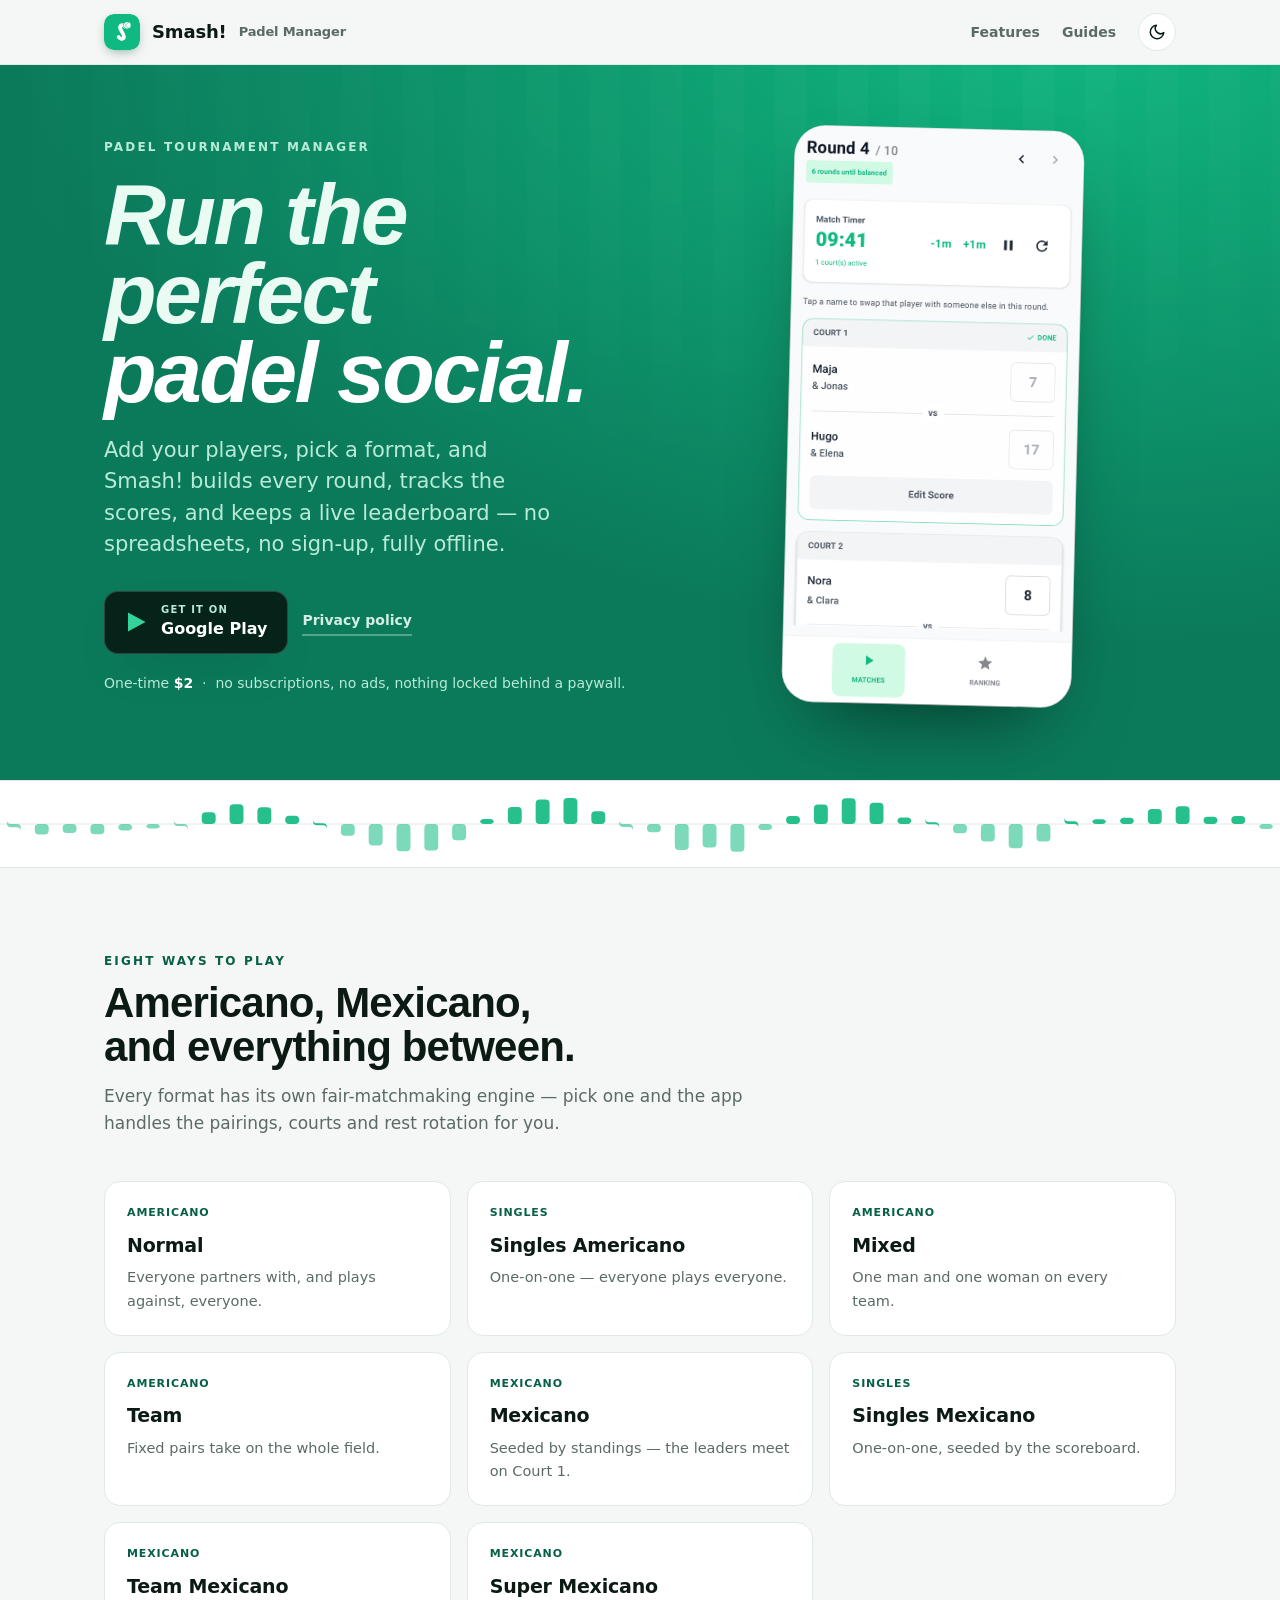
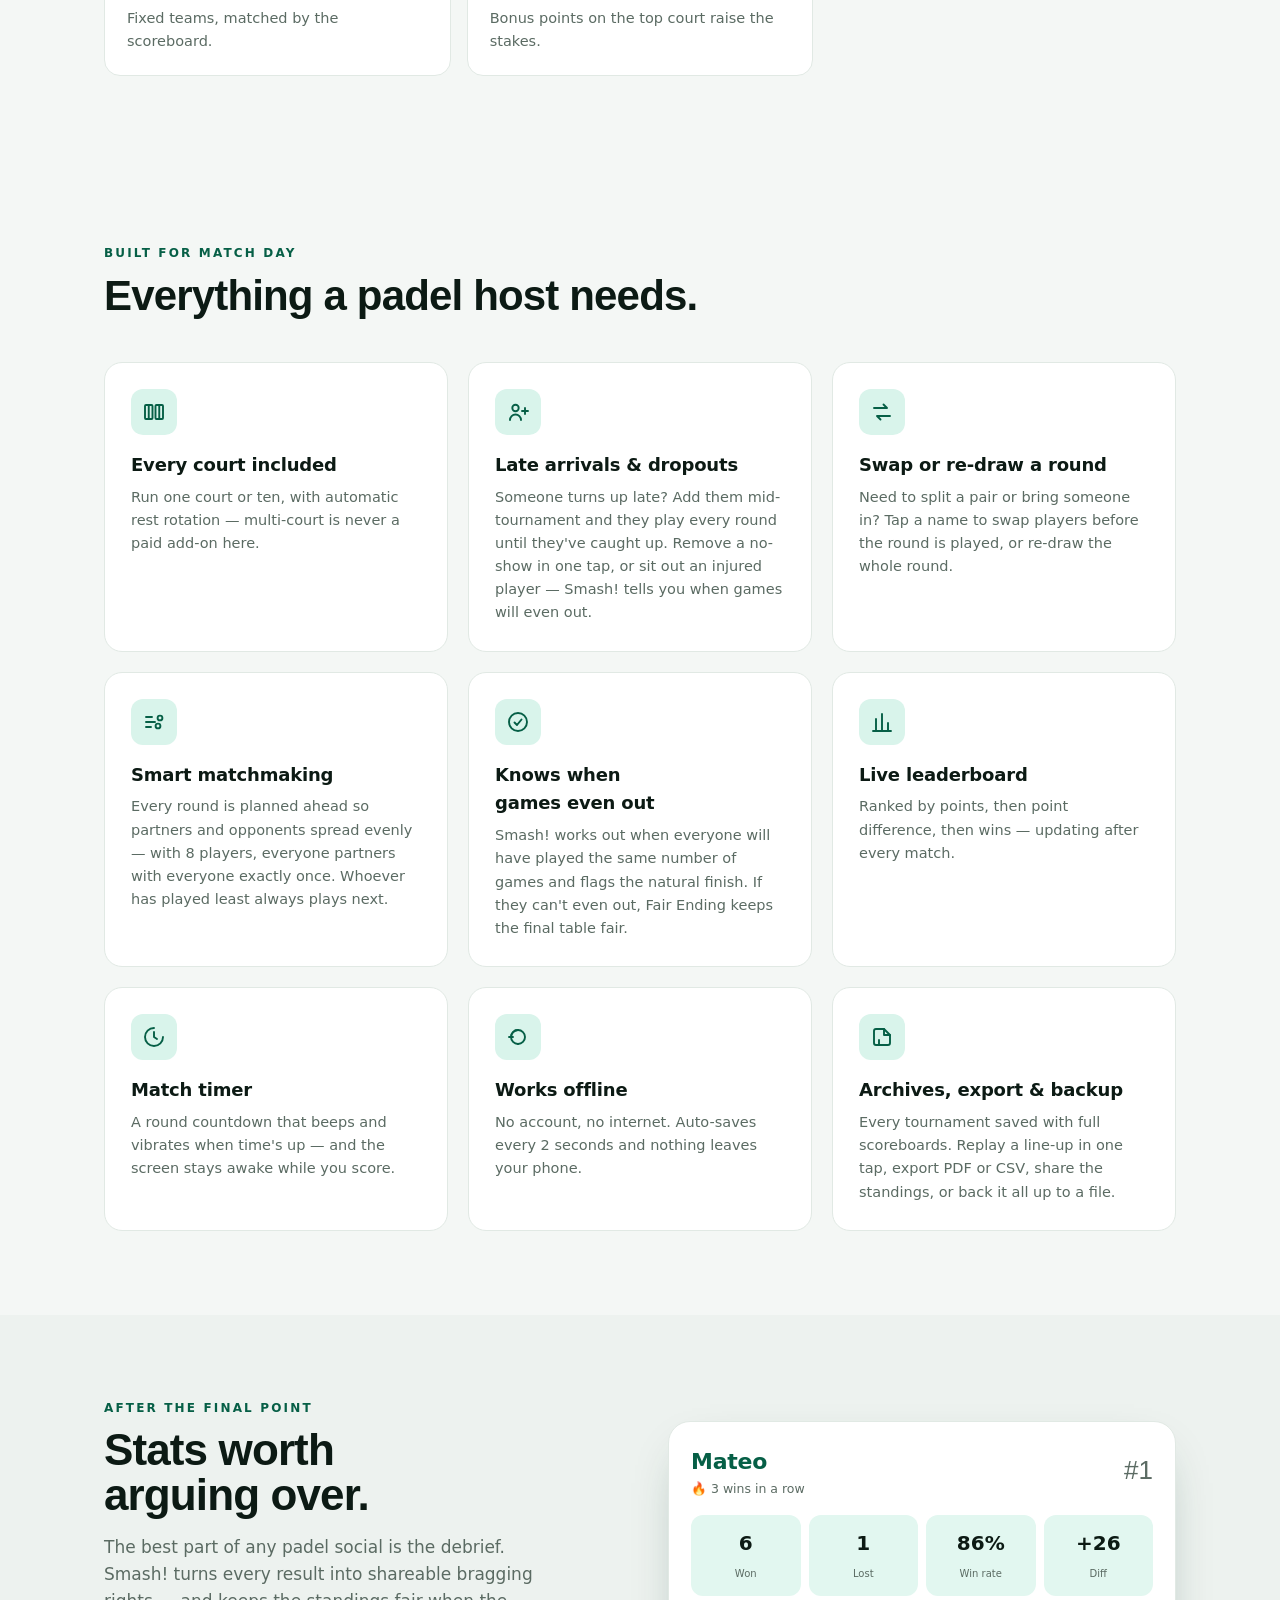
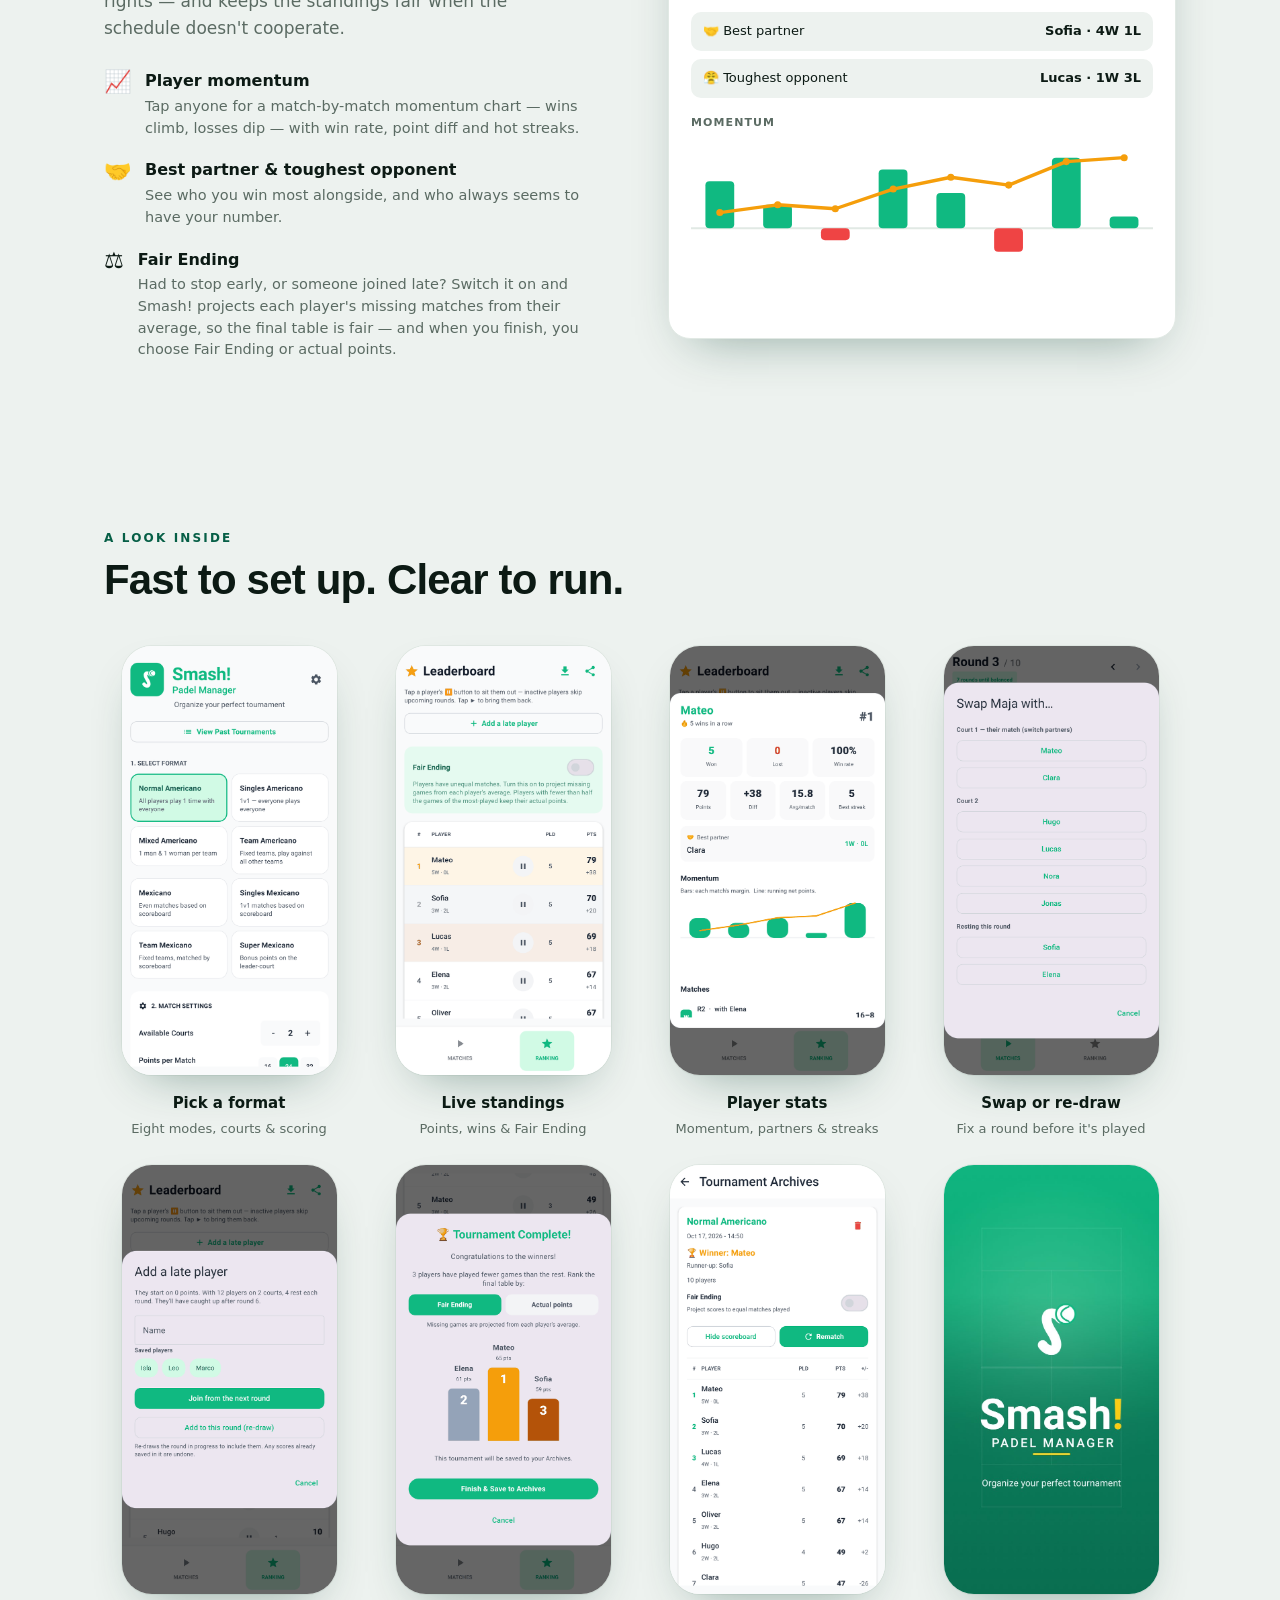
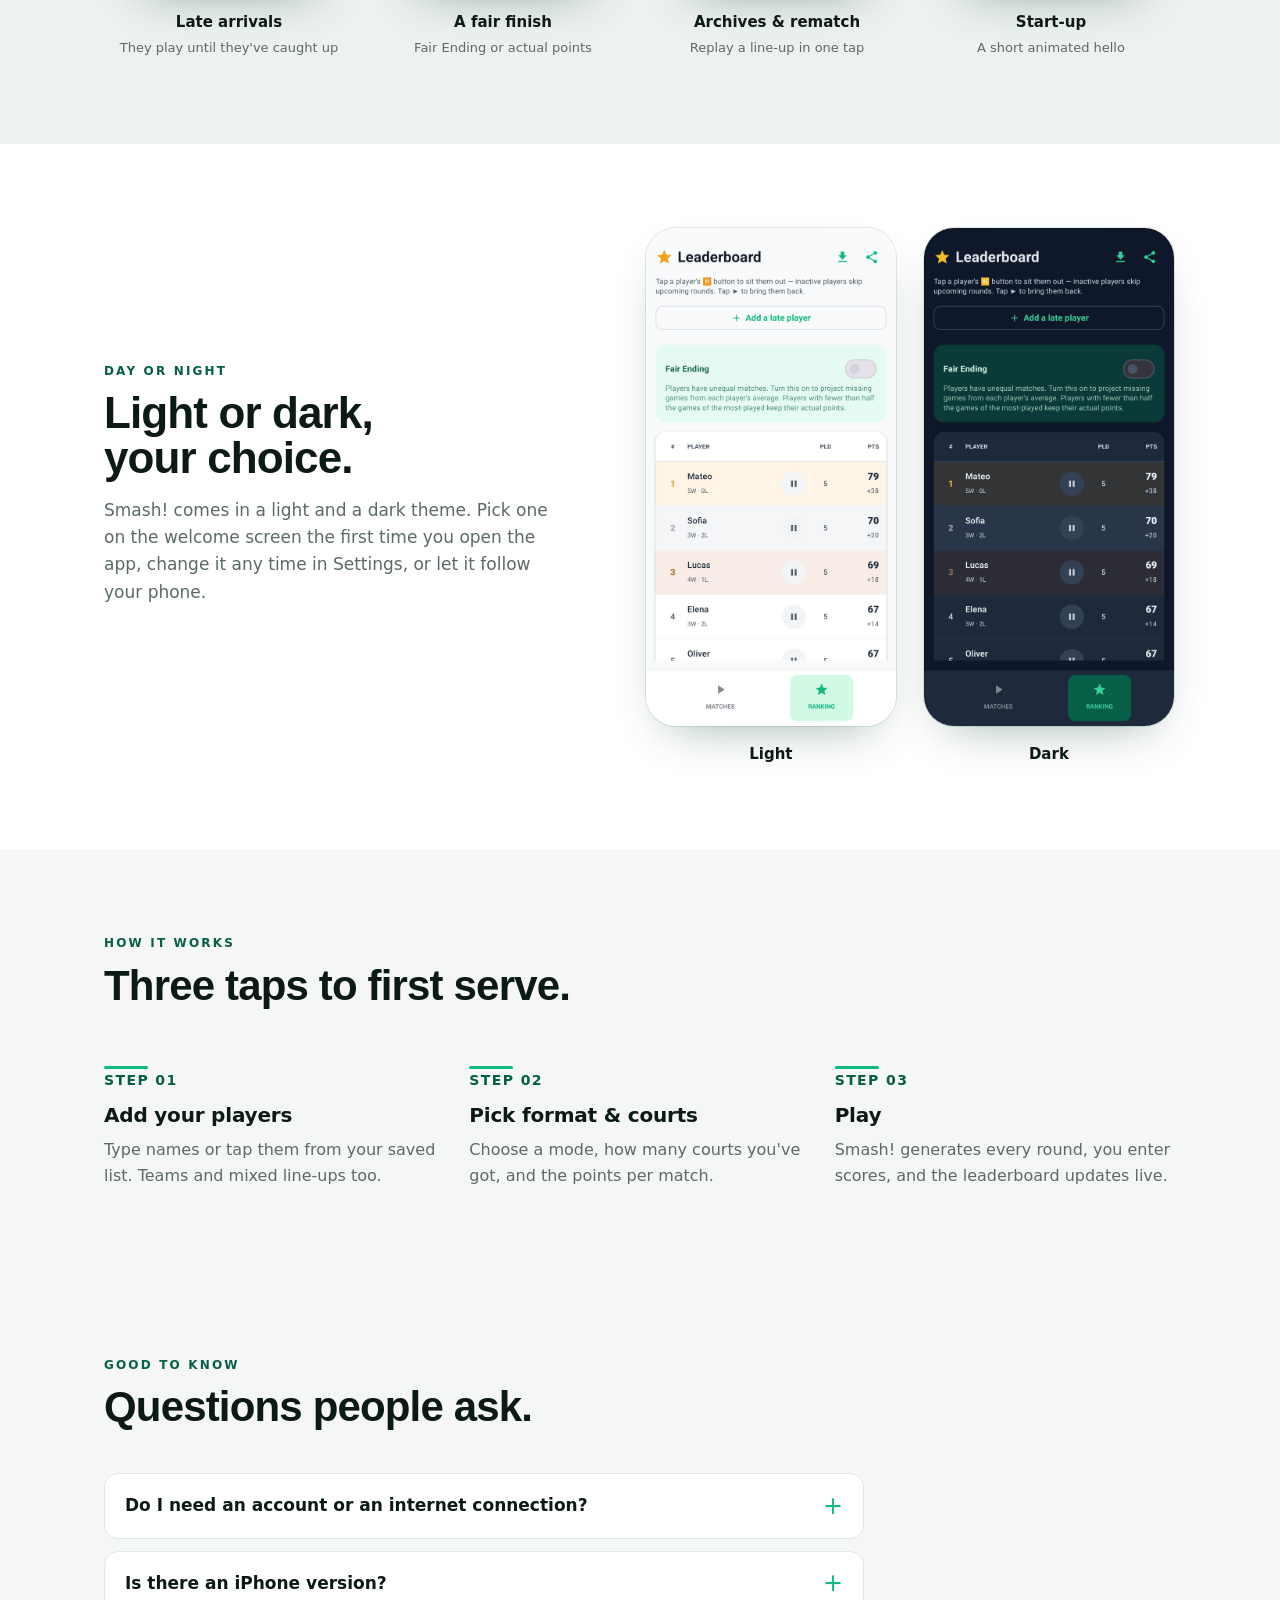
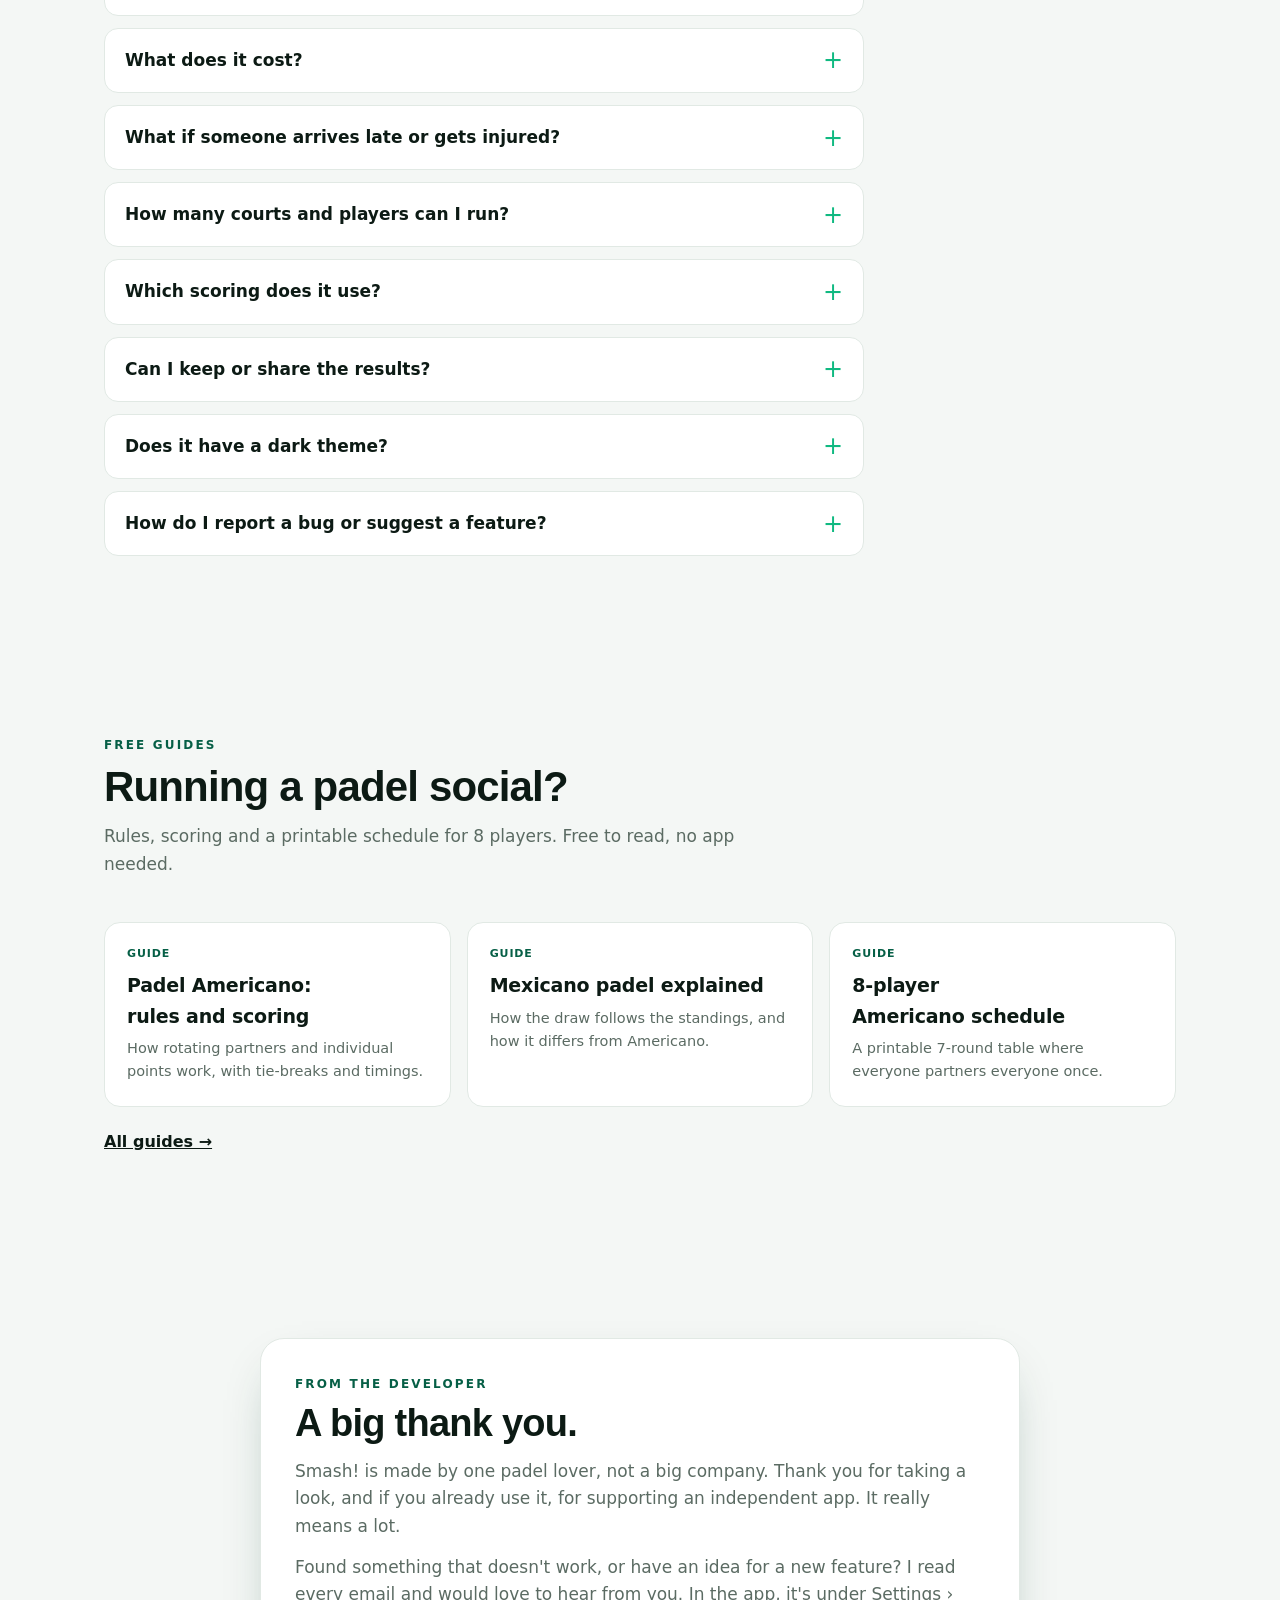
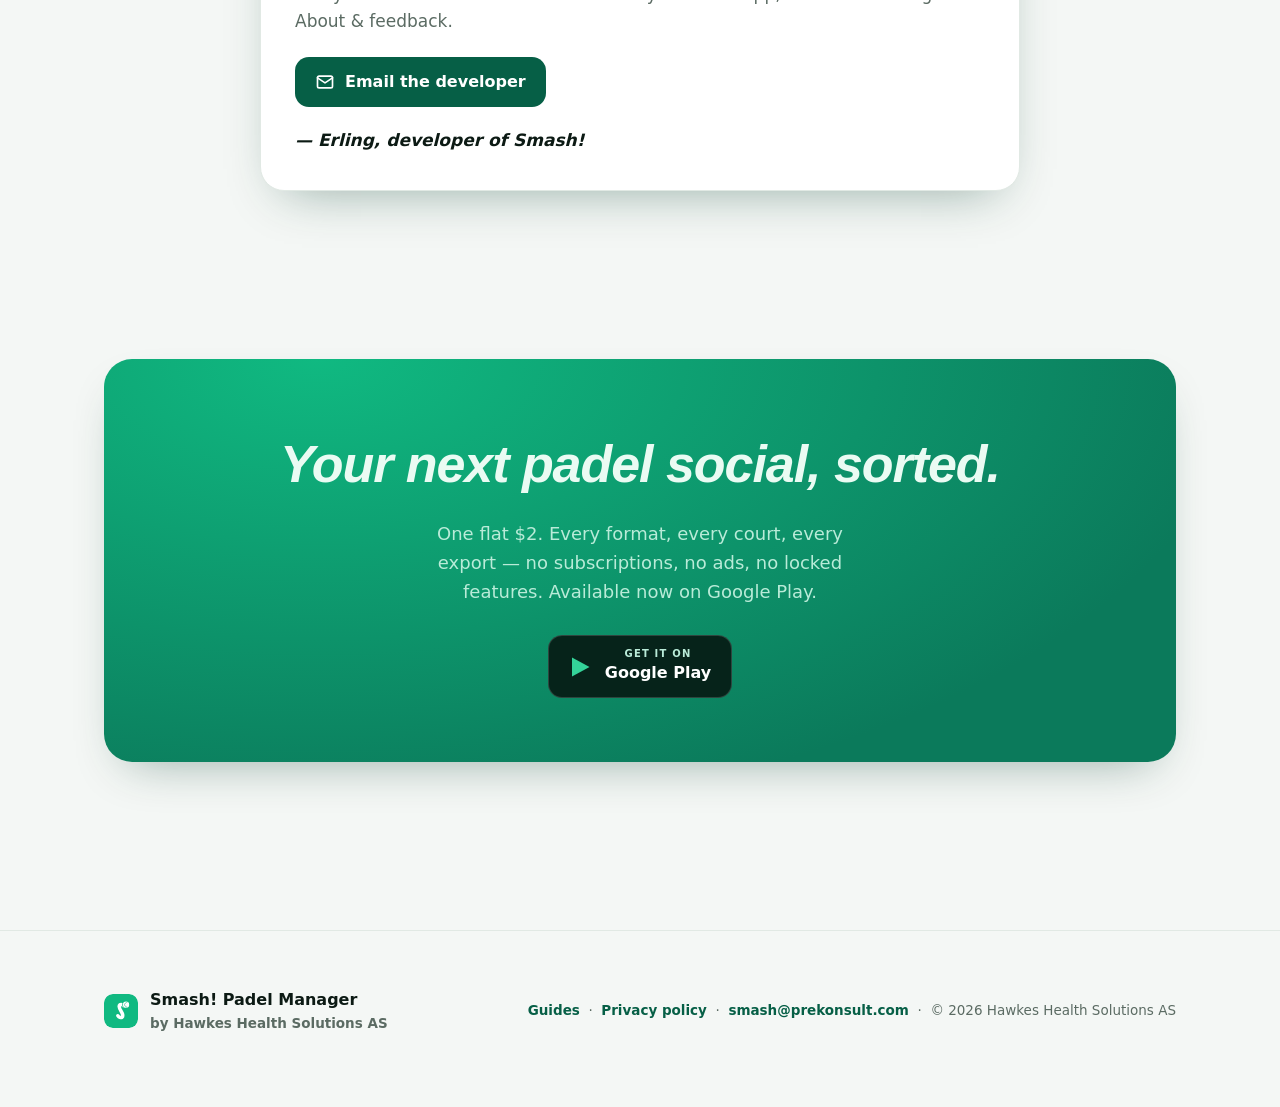
<file: index.html>
<!doctype html>
<html lang="en">
<head>
<meta charset="utf-8">
<meta name="viewport" content="width=device-width, initial-scale=1">
<meta name="description" content="Run Americano & Mexicano padel tournaments from your phone — auto matchmaking, late arrivals, live leaderboard, fun post-match stats and Fair Ending. Works offline. One-time $2, available now on Google Play.">
<meta name="theme-color" content="#10B981">
<link rel="icon" type="image/png" href="icon.png">
<link rel="canonical" href="https://elkhawkes.github.io/smash-padel/">
<meta property="og:type" content="website">
<meta property="og:site_name" content="Smash! Padel Manager">
<meta property="og:title" content="Smash! — Padel Manager">
<meta property="og:description" content="Run Americano & Mexicano padel tournaments from your phone — auto matchmaking, late arrivals, live leaderboard, fun post-match stats and Fair Ending. Works offline. One-time $2, available now on Google Play.">
<meta property="og:image" content="https://elkhawkes.github.io/smash-padel/og-image.png">
<meta property="og:url" content="https://elkhawkes.github.io/smash-padel/">
<meta name="twitter:card" content="summary_large_image">
<meta name="twitter:title" content="Smash! — Padel Manager">
<meta name="twitter:description" content="Run Americano & Mexicano padel tournaments from your phone — auto matchmaking, late arrivals, live leaderboard, fun post-match stats and Fair Ending. Works offline. One-time $2, available now on Google Play.">
<meta name="twitter:image" content="https://elkhawkes.github.io/smash-padel/og-image.png">
<script>try{var t=localStorage.getItem('smash-theme');if(t==='light'||t==='dark')document.documentElement.setAttribute('data-theme',t)}catch(e){}</script>
<style>html{-webkit-text-size-adjust:100%}img,svg{vertical-align:middle}</style>
<title>Smash! Padel Manager</title>
<style>
  :root{
    --ground:#F4F7F5; --surface:#FFFFFF; --surface-2:#EDF2EF;
    --ink:#0C1A14; --muted:#5B6B63; --line:#E1E9E4;
    --brand:#10B981; --brand-deep:#065F46; --brand-ink:#053D2C;
    --gold:#F59E0B; --danger:#EF4444;
    --hero-1:#10B981; --hero-2:#0B7A5B; --hero-ink:#EAFBF3; --hero-soft:#B9EBD8;
    --shadow:0 20px 50px -24px rgba(6,60,44,.45);
    --maxw:1120px;
  }
  @media (prefers-color-scheme:dark){
    :root{
      --ground:#08120E; --surface:#0F1D17; --surface-2:#132419;
      --ink:#EAF2ED; --muted:#94A79D; --line:#1E2E25;
      --brand:#34D399; --brand-deep:#0B7A5B; --brand-ink:#EAFBF3;
      --gold:#FBBF24; --danger:#F87171;
      --hero-1:#0B6B50; --hero-2:#053C2C; --hero-ink:#EAFBF3; --hero-soft:#9FD9C4;
      --shadow:0 24px 60px -28px rgba(0,0,0,.7);
    }
  }
  :root[data-theme="light"]{
    --ground:#F4F7F5; --surface:#FFFFFF; --surface-2:#EDF2EF;
    --ink:#0C1A14; --muted:#5B6B63; --line:#E1E9E4;
    --brand:#10B981; --brand-deep:#065F46;
    --hero-1:#10B981; --hero-2:#0B7A5B; --hero-ink:#EAFBF3; --hero-soft:#B9EBD8;
    --shadow:0 20px 50px -24px rgba(6,60,44,.45);
  }
  :root[data-theme="dark"]{
    --ground:#08120E; --surface:#0F1D17; --surface-2:#132419;
    --ink:#EAF2ED; --muted:#94A79D; --line:#1E2E25;
    --brand:#34D399; --brand-deep:#0B7A5B;
    --gold:#FBBF24;
    --hero-1:#0B6B50; --hero-2:#053C2C; --hero-ink:#EAFBF3; --hero-soft:#9FD9C4;
    --shadow:0 24px 60px -28px rgba(0,0,0,.7);
  }

  *{box-sizing:border-box}
  body{
    margin:0; background:var(--ground); color:var(--ink);
    font-family:system-ui,-apple-system,"Segoe UI",Roboto,Helvetica,Arial,sans-serif;
    line-height:1.6; -webkit-font-smoothing:antialiased;
  }
  .display{ font-family:"Arial Black","Helvetica Neue",Helvetica,Arial,system-ui,sans-serif; font-weight:900; }
  .wrap{ max-width:var(--maxw); margin:0 auto; padding:0 24px; }
  a{ color:inherit; }
  h1,h2,h3{ text-wrap:balance; margin:0; }
  .eyebrow{ font-size:12px; font-weight:800; letter-spacing:.18em; text-transform:uppercase; color:var(--brand-deep); }
  :root[data-theme="dark"] .eyebrow, @media (prefers-color-scheme:dark){ }

  /* ---------- top nav ---------- */
  header.nav{ position:sticky; top:0; z-index:20; background:color-mix(in srgb, var(--ground) 86%, transparent); backdrop-filter:blur(10px); border-bottom:1px solid var(--line); }
  .nav .wrap{ display:flex; align-items:center; justify-content:space-between; height:64px; }
  .brand{ display:flex; align-items:center; gap:12px; font-weight:800; letter-spacing:-.01em; }
  .brand svg{ width:36px; height:36px; display:block; border-radius:10px; box-shadow:0 4px 12px -4px rgba(6,60,44,.5); }
  .brand b{ font-size:18px; }
  .brand span{ color:var(--muted); font-weight:600; font-size:13px; }
  .nav-link{ text-decoration:none; color:var(--muted); font-weight:600; font-size:14px; }
  .nav-link:hover{ color:var(--brand-deep); }

  /* ---------- hero ---------- */
  .hero{ position:relative; overflow:hidden; color:var(--hero-ink);
    background:radial-gradient(120% 130% at 85% -10%, var(--hero-1), var(--hero-2) 70%); }
  .hero::after{ content:""; position:absolute; inset:0; pointer-events:none; opacity:.5;
    background:
      linear-gradient(transparent 61px, rgba(255,255,255,.06) 62px) 0 0/100% 62px,
      linear-gradient(90deg, transparent, transparent 50%, rgba(255,255,255,.05) 50%) 0 0/62px 100%;
    -webkit-mask-image:radial-gradient(120% 90% at 70% 0%, #000, transparent 75%); mask-image:radial-gradient(120% 90% at 70% 0%, #000, transparent 75%); }
  .hero .wrap{ position:relative; z-index:2; display:grid; grid-template-columns:1.05fr .95fr; gap:48px; align-items:center; padding-top:64px; padding-bottom:76px; }
  .hero .eyebrow{ color:var(--hero-soft); }
  .hero h1{ font-size:clamp(44px,7vw,86px); line-height:.92; letter-spacing:-.03em; font-style:italic; margin:18px 0 0; }
  .hero h1 .pop{ color:#fff; }
  .lede{ font-size:clamp(17px,2.1vw,21px); color:var(--hero-soft); max-width:34ch; margin:22px 0 30px; line-height:1.5; }
  .cta-row{ display:flex; flex-wrap:wrap; gap:14px; align-items:center; }
  .badge-play{ display:inline-flex; align-items:center; gap:12px; background:#06231A; color:#fff; border:1px solid rgba(255,255,255,.16);
    padding:12px 20px; border-radius:14px; text-decoration:none; font-weight:700; box-shadow:var(--shadow); }
  .badge-play svg{ width:24px; height:24px; }
  .badge-play small{ display:block; font-size:10px; font-weight:600; letter-spacing:.12em; text-transform:uppercase; color:var(--hero-soft); line-height:1.2; }
  .badge-play b{ font-size:16px; line-height:1.1; }
  .ghost{ text-decoration:none; color:var(--hero-ink); font-weight:700; font-size:14px; opacity:.9; border-bottom:2px solid rgba(255,255,255,.35); padding-bottom:2px; }
  .ghost:hover{ opacity:1; }
  .price-note{ margin-top:18px; font-size:14px; color:var(--hero-soft); }
  .price-note b{ color:#fff; font-weight:800; }

  /* phone */
  /* frame ratio matches the screenshot files (1233x2460) so nothing is cropped */
  .phone{ position:relative; width:min(288px,80%); margin:0 auto; aspect-ratio:1233/2460; border-radius:30px; overflow:hidden;
    background:var(--surface); box-shadow:0 40px 80px -32px rgba(0,0,0,.55), 0 0 0 1px var(--line); transform:rotate(1.4deg); }
  .phone img{ width:100%; height:100%; object-fit:cover; display:block; }
  .phone.small{ transform:none; box-shadow:var(--shadow), 0 0 0 1px var(--line); }

  /* momentum strip */
  .strip{ background:var(--surface); border-top:1px solid var(--line); border-bottom:1px solid var(--line); }
  .strip canvas{ display:block; width:100%; height:86px; }

  /* ---------- sections ---------- */
  section{ padding:84px 0; }
  .sec-head{ max-width:640px; margin-bottom:44px; }
  .sec-head h2{ font-size:clamp(28px,4vw,42px); letter-spacing:-.02em; line-height:1.05; margin-top:10px; }
  .sec-head p{ color:var(--muted); font-size:17px; margin:14px 0 0; }

  .formats{ display:grid; grid-template-columns:repeat(3,1fr); gap:16px; }
  .fmt{ background:var(--surface); border:1px solid var(--line); border-radius:16px; padding:22px; transition:transform .18s ease, border-color .18s ease; }
  .fmt:hover{ transform:translateY(-4px); border-color:var(--brand); }
  .fmt .tag{ font-size:11px; font-weight:800; letter-spacing:.08em; text-transform:uppercase; color:var(--brand-deep); }
  :root[data-theme="dark"] .fmt .tag{ color:var(--brand); }
  .fmt h3{ font-size:19px; margin:8px 0 6px; letter-spacing:-.01em; }
  .fmt p{ margin:0; color:var(--muted); font-size:14.5px; }

  .features{ display:grid; grid-template-columns:repeat(3,1fr); gap:20px; }
  .feat{ background:var(--surface); border:1px solid var(--line); border-radius:18px; padding:26px; }
  .feat .ic{ width:46px; height:46px; border-radius:12px; display:grid; place-items:center; background:color-mix(in srgb, var(--brand) 16%, var(--surface)); margin-bottom:16px; }
  .feat .ic svg{ width:24px; height:24px; stroke:var(--brand-deep); fill:none; stroke-width:1.9; stroke-linecap:round; stroke-linejoin:round; }
  :root[data-theme="dark"] .feat .ic svg{ stroke:var(--brand); }
  @media (prefers-color-scheme:dark){ .feat .ic svg{ stroke:var(--brand); } .fmt .tag{ color:var(--brand); } }
  .feat h3{ font-size:18px; margin:0 0 6px; letter-spacing:-.01em; }
  .feat p{ margin:0; color:var(--muted); font-size:14.5px; }

  .shots{ background:var(--surface-2); }
  .gallery{ display:grid; grid-template-columns:repeat(4,1fr); gap:24px; align-items:start; }
  .gcap{ text-align:center; margin-top:16px; }
  .gcap b{ display:block; font-size:15px; }
  .gcap span{ color:var(--muted); font-size:13px; }

  .steps{ display:grid; grid-template-columns:repeat(3,1fr); gap:24px; counter-reset:s; }
  .step{ position:relative; padding-top:14px; }
  .step .n{ font-size:14px; font-weight:800; color:var(--brand-deep); letter-spacing:.1em; }
  :root[data-theme="dark"] .step .n{ color:var(--brand); }
  @media (prefers-color-scheme:dark){ .step .n{ color:var(--brand); } }
  .step h3{ font-size:20px; margin:8px 0 6px; letter-spacing:-.01em; }
  .step p{ margin:0; color:var(--muted); }
  .step::before{ content:""; display:block; height:3px; width:44px; background:var(--brand); border-radius:2px; }

  /* final cta */
  .final{ color:var(--hero-ink); background:radial-gradient(120% 160% at 20% 0%, var(--hero-1), var(--hero-2) 72%); border-radius:28px; padding:64px 40px; text-align:center; box-shadow:var(--shadow); }
  .final h2{ font-size:clamp(30px,4.4vw,52px); font-style:italic; letter-spacing:-.02em; }
  .final p{ color:var(--hero-soft); font-size:18px; margin:14px auto 28px; max-width:40ch; }

  footer{ padding:56px 0 72px; border-top:1px solid var(--line); margin-top:84px; }
  footer .wrap{ display:flex; flex-wrap:wrap; gap:20px 40px; align-items:center; justify-content:space-between; }
  .foot-brand{ display:flex; align-items:center; gap:12px; font-weight:800; }
  .foot-brand svg{ width:34px; height:34px; border-radius:9px; }
  footer .meta{ color:var(--muted); font-size:13.5px; }
  footer a{ color:var(--brand-deep); text-decoration:none; font-weight:700; }
  :root[data-theme="dark"] footer a{ color:var(--brand); }
  @media (prefers-color-scheme:dark){ footer a{ color:var(--brand); } }
  footer a:hover{ text-decoration:underline; }

  /* results / stats section */
  .results{ background:var(--surface-2); }
  .results-grid{ display:grid; grid-template-columns:1fr 1fr; gap:56px; align-items:center; }
  .results-grid h2{ font-size:clamp(28px,4vw,44px); letter-spacing:-.02em; line-height:1.02; margin-top:10px; }
  .results-lede{ color:var(--muted); font-size:17px; margin:16px 0 26px; max-width:42ch; }
  .hl{ list-style:none; padding:0; margin:0; display:flex; flex-direction:column; gap:18px; }
  .hl li{ display:flex; gap:14px; align-items:flex-start; }
  .hl-ic{ font-size:22px; line-height:1.3; flex:none; }
  .hl b{ display:block; font-size:16px; margin-bottom:2px; }
  .hl p{ margin:0; color:var(--muted); font-size:14.5px; line-height:1.5; }
  .statcard{ background:var(--surface); border:1px solid var(--line); border-radius:22px; padding:22px; box-shadow:var(--shadow); }
  .sc-head{ display:flex; align-items:center; justify-content:space-between; }
  .sc-name{ font-size:22px; font-weight:800; color:var(--brand-deep); letter-spacing:-.01em; }
  .sc-sub{ font-size:12.5px; color:var(--muted); }
  .sc-rank{ font-family:"Arial Black","Helvetica Neue",Arial,sans-serif; font-size:26px; color:var(--muted); }
  .sc-tiles{ display:grid; grid-template-columns:repeat(4,1fr); gap:8px; margin:16px 0; }
  .sc-tile{ background:color-mix(in srgb, var(--brand) 12%, var(--surface)); border-radius:12px; padding:12px 4px; text-align:center; }
  .sc-tile b{ display:block; font-size:20px; font-weight:900; font-variant-numeric:tabular-nums; }
  .sc-tile span{ font-size:10px; color:var(--muted); }
  .sc-h2h{ display:flex; align-items:center; justify-content:space-between; gap:10px; padding:9px 12px; background:var(--surface-2); border-radius:10px; margin-bottom:8px; font-size:13px; }
  .sc-h2h b{ font-weight:800; white-space:nowrap; }
  .sc-mom-label{ font-size:11px; font-weight:800; letter-spacing:.1em; text-transform:uppercase; color:var(--muted); margin:16px 0 8px; }
  .statcard svg.mom{ width:100%; height:auto; display:block; }
  :root[data-theme="dark"] .sc-name{ color:var(--brand); }
  @media (prefers-color-scheme:dark){ .sc-name{ color:var(--brand); } }

  .reveal{ opacity:0; transform:translateY(16px); transition:opacity .6s ease, transform .6s ease; }
  .reveal.in{ opacity:1; transform:none; }

  @media (max-width:900px){
    .hero .wrap{ grid-template-columns:1fr; gap:34px; padding-bottom:56px; }
    .phone{ transform:none; }
    .formats,.features,.gallery,.steps{ grid-template-columns:1fr 1fr; }
    .results-grid{ grid-template-columns:1fr; gap:34px; }
  }
  @media (max-width:620px){
    .formats,.features,.gallery,.steps{ grid-template-columns:1fr; }
    .nav .brand span{ display:none; }
    section{ padding:60px 0; }
  }
  @media (prefers-reduced-motion:reduce){
    .reveal{ transition:none; opacity:1; transform:none; }
    .fmt,.fmt:hover{ transition:none; }
  }
  a.guide-card{display:block;text-decoration:none;color:inherit}
  /* ---- theme-aware screenshots: both versions are in the page; CSS shows the one that matches the theme ---- */
  .phone img.dk{display:none}
  :root[data-theme="dark"] .phone img.lt{display:none}
  :root[data-theme="dark"] .phone img.dk{display:block}
  @media (prefers-color-scheme:dark){
    :root:not([data-theme="light"]) .phone img.lt{display:none}
    :root:not([data-theme="light"]) .phone img.dk{display:block}
  }
  .phone video{width:100%;height:100%;object-fit:cover;display:block}

  /* ---- theme switch ---- */
  .theme-btn{display:inline-flex;align-items:center;justify-content:center;width:38px;height:38px;border-radius:50%;border:1px solid var(--line);background:var(--surface);color:var(--ink);cursor:pointer;padding:0}
  .theme-btn:hover{border-color:var(--brand)}
  .theme-btn svg{width:18px;height:18px;stroke:currentColor;fill:none;stroke-width:2;stroke-linecap:round;stroke-linejoin:round}
  .theme-btn .sun{display:none}
  :root[data-theme="dark"] .theme-btn .sun{display:block}
  :root[data-theme="dark"] .theme-btn .moon{display:none}
  @media (prefers-color-scheme:dark){
    :root:not([data-theme="light"]) .theme-btn .sun{display:block}
    :root:not([data-theme="light"]) .theme-btn .moon{display:none}
  }

  /* ---- day or night band ---- */
  .duo{background:var(--surface)}
  .duo-grid{display:grid;grid-template-columns:1fr 1.1fr;gap:56px;align-items:center}
  .duo-grid h2{font-size:clamp(28px,4vw,44px);letter-spacing:-.02em;line-height:1.02;margin-top:10px}
  .duo-phones{display:flex;gap:28px;justify-content:center;align-items:flex-start}
  .duo-phones .phone.small{width:min(250px,44vw);margin:0}

  /* ---- gallery: 4 x 2 on desktop, swipe carousel on phones ---- */
  .gallery .phone.small{width:min(288px,86%)}

  /* ---- FAQ ---- */
  .faq{max-width:760px}
  .faq details{border:1px solid var(--line);border-radius:14px;background:var(--surface);padding:0 20px;margin-bottom:12px}
  .faq summary{cursor:pointer;padding:18px 28px 18px 0;font-weight:700;font-size:17px;list-style:none;position:relative}
  .faq summary::-webkit-details-marker{display:none}
  .faq summary::after{content:"+";position:absolute;right:0;top:50%;transform:translateY(-50%);font-size:24px;font-weight:400;color:var(--brand)}
  .faq details[open] summary::after{content:"\2212"}
  .faq details p{color:var(--muted);margin:0 0 18px;font-size:16px}

  @media (max-width:900px){
    .duo-grid{grid-template-columns:1fr;gap:34px}
  }
  @media (max-width:620px){
    .gallery{display:flex;overflow-x:auto;scroll-snap-type:x mandatory;gap:20px;padding:0 24px 14px;margin:0 -24px;-webkit-overflow-scrolling:touch}
    .gallery > div{flex:0 0 min(250px,70vw);scroll-snap-align:center}
    .gallery .phone.small{width:100%}
    .duo-phones{gap:16px}
  }

  /* note from the developer */
  .dev{ max-width:760px; margin:0 auto; background:var(--surface); border:1px solid var(--line); border-radius:24px; padding:36px 34px; box-shadow:var(--shadow); }
  .dev h2{ font-size:clamp(26px,3.6vw,38px); letter-spacing:-.02em; line-height:1.05; margin-top:10px; }
  .dev p{ color:var(--muted); font-size:17px; margin:14px 0 0; }
  .dev .sig{ color:var(--ink); font-style:italic; font-weight:600; margin-top:20px; }
  .mail-btn{ display:inline-flex; align-items:center; gap:10px; margin-top:22px; padding:12px 20px; border-radius:14px; background:var(--brand-deep); color:#fff; font-weight:800; text-decoration:none; }
  .mail-btn:hover{ filter:brightness(1.08); }
  .mail-btn svg{ width:20px; height:20px; fill:none; stroke:currentColor; stroke-width:2; stroke-linecap:round; stroke-linejoin:round; }
  @media (max-width:620px){ .dev{ padding:28px 22px; } }
</style>
</head>
<body>


<!-- reusable logo symbol -->
<svg width="0" height="0" style="position:absolute" aria-hidden="true">
  <symbol id="logo" viewBox="0 0 108 108">
    <rect width="108" height="108" rx="26" fill="var(--brand)"/>
    <path d="M64,39 C56,28 40,32 54,54 C68,76 52,80 44,69" fill="none" stroke="#fff" stroke-width="11" stroke-linecap="round" stroke-linejoin="round"/>
    <circle cx="70" cy="34" r="12" fill="var(--brand)"/>
    <circle cx="70" cy="34" r="10" fill="#fff"/>
    <path d="M73.5,25.8 C62,30 62,38 73.5,42.2" fill="none" stroke="var(--brand)" stroke-width="1.8" stroke-linecap="round"/>
  </symbol>
</svg>

<header class="nav">
  <div class="wrap">
    <div class="brand">
      <svg><use href="#logo"/></svg>
      <b>Smash!</b><span>Padel Manager</span>
    </div>
    <span style="display:flex;gap:22px;align-items:center"><a class="nav-link" href="#features">Features</a><a class="nav-link" href="guides/">Guides</a><button id="themeBtn" class="theme-btn" type="button" aria-label="Switch theme" aria-pressed="false"><svg class="sun" viewBox="0 0 24 24" aria-hidden="true"><circle cx="12" cy="12" r="4"/><path d="M12 2v2M12 20v2M4.9 4.9l1.4 1.4M17.7 17.7l1.4 1.4M2 12h2M20 12h2M4.9 19.1l1.4-1.4M17.7 6.3l1.4-1.4"/></svg><svg class="moon" viewBox="0 0 24 24" aria-hidden="true"><path d="M21 12.8A9 9 0 1 1 11.2 3a7 7 0 0 0 9.8 9.8Z"/></svg></button></span>
  </div>
</header>

<div class="hero">
  <div class="wrap">
    <div class="reveal in">
      <div class="eyebrow">Padel tournament manager</div>
      <h1 class="display">Run the perfect<br><span class="pop">padel social.</span></h1>
      <p class="lede">Add your players, pick a format, and Smash! builds every round, tracks the scores, and keeps a live leaderboard — no spreadsheets, no sign-up, fully offline.</p>
      <div class="cta-row">
        <a class="badge-play" href="https://play.google.com/store/apps/details?id=com.smashpadel.app" target="_blank" rel="noopener" aria-label="Get Smash! Padel Manager on Google Play">
          <svg viewBox="0 0 24 24" aria-hidden="true"><path d="M3 2.5 L20.5 12 L3 21.5 Z" fill="#34D399"/></svg>
          <span><small>Get it on</small><b>Google Play</b></span>
        </a>
        <a class="ghost" href="https://elkhawkes.github.io/smash-padel-privacy/">Privacy policy</a>
      </div>
      <div class="price-note">One&#8209;time <b>$2</b> &nbsp;·&nbsp; no subscriptions, no ads, nothing locked behind a paywall.</div>
    </div>
    <div class="reveal in">
      <div class="phone"><img class="lt" src="screenshots/01_live_matches.png" alt="Smash! showing a live padel round with scores on two courts" width="640" height="1277" fetchpriority="high"/><img class="dk" src="screenshots/dark/01_live_matches.png" alt="Smash! showing a live padel round with scores on two courts" width="640" height="1277"/></div>
    </div>
  </div>
</div>

<div class="strip"><canvas id="momentum" aria-hidden="true"></canvas></div>

<section id="formats">
  <div class="wrap">
    <div class="sec-head reveal">
      <div class="eyebrow">Eight ways to play</div>
      <h2 class="display">Americano, Mexicano,<br>and everything between.</h2>
      <p>Every format has its own fair-matchmaking engine — pick one and the app handles the pairings, courts and rest rotation for you.</p>
    </div>
    <div class="formats">
      <div class="fmt reveal"><div class="tag">Americano</div><h3>Normal</h3><p>Everyone partners with, and plays against, everyone.</p></div>
      <div class="fmt reveal"><div class="tag">Singles</div><h3>Singles Americano</h3><p>One-on-one — everyone plays everyone.</p></div>
      <div class="fmt reveal"><div class="tag">Americano</div><h3>Mixed</h3><p>One man and one woman on every team.</p></div>
      <div class="fmt reveal"><div class="tag">Americano</div><h3>Team</h3><p>Fixed pairs take on the whole field.</p></div>
      <div class="fmt reveal"><div class="tag">Mexicano</div><h3>Mexicano</h3><p>Seeded by standings — the leaders meet on Court 1.</p></div>
      <div class="fmt reveal"><div class="tag">Singles</div><h3>Singles Mexicano</h3><p>One-on-one, seeded by the scoreboard.</p></div>
      <div class="fmt reveal"><div class="tag">Mexicano</div><h3>Team Mexicano</h3><p>Fixed teams, matched by the scoreboard.</p></div>
      <div class="fmt reveal"><div class="tag">Mexicano</div><h3>Super Mexicano</h3><p>Bonus points on the top court raise the stakes.</p></div>
    </div>
  </div>
</section>

<section id="features">
  <div class="wrap">
    <div class="sec-head reveal">
      <div class="eyebrow">Built for match day</div>
      <h2 class="display">Everything a padel host needs.</h2>
    </div>
    <div class="features">
      <div class="feat reveal"><div class="ic"><svg viewBox="0 0 24 24"><rect x="3" y="5" width="7.5" height="14" rx="1"/><rect x="13.5" y="5" width="7.5" height="14" rx="1"/><path d="M6.75 5v14M17.25 5v14"/></svg></div><h3>Every court included</h3><p>Run one court or ten, with automatic rest rotation — multi-court is never a paid add-on here.</p></div>
      <div class="feat reveal"><div class="ic"><svg viewBox="0 0 24 24"><circle cx="9.5" cy="8" r="3.2"/><path d="M4 20a5.5 5.5 0 0 1 11 0"/><path d="M19 8v6M16 11h6"/></svg></div><h3>Late arrivals &amp; dropouts</h3><p>Someone turns up late? Add them mid-tournament and they play every round until they've caught up. Remove a no-show in one tap, or sit out an injured player — Smash! tells you when games will even out.</p></div>
      <div class="feat reveal"><div class="ic"><svg viewBox="0 0 24 24"><path d="M4 8h13l-3.5-3.5"/><path d="M20 16H7l3.5 3.5"/></svg></div><h3>Swap or re-draw a round</h3><p>Need to split a pair or bring someone in? Tap a name to swap players before the round is played, or re-draw the whole round.</p></div>
      <div class="feat reveal"><div class="ic"><svg viewBox="0 0 24 24"><path d="M4 7h6M4 12h9M4 17h5"/><circle cx="18" cy="8" r="2.4"/><circle cx="16" cy="16" r="2.4"/></svg></div><h3>Smart matchmaking</h3><p>Every round is planned ahead so partners and opponents spread evenly — with 8 players, everyone partners with everyone exactly once. Whoever has played least always plays next.</p></div>
      <div class="feat reveal"><div class="ic"><svg viewBox="0 0 24 24"><circle cx="12" cy="12" r="9"/><path d="M8.5 12.5l2.5 2.5 4.5-5.5"/></svg></div><h3>Knows when games even out</h3><p>Smash! works out when everyone will have played the same number of games and flags the natural finish. If they can't even out, Fair Ending keeps the final table fair.</p></div>
      <div class="feat reveal"><div class="ic"><svg viewBox="0 0 24 24"><path d="M6 21V9M12 21V4M18 21v-8"/><path d="M3 21h18"/></svg></div><h3>Live leaderboard</h3><p>Ranked by points, then point difference, then wins — updating after every match.</p></div>
      <div class="feat reveal"><div class="ic"><svg viewBox="0 0 24 24"><path d="M12 3a9 9 0 1 0 9 9"/><path d="M12 7v5l3 2"/></svg></div><h3>Match timer</h3><p>A round countdown that beeps and vibrates when time's up — and the screen stays awake while you score.</p></div>
      <div class="feat reveal"><div class="ic"><svg viewBox="0 0 24 24"><path d="M5 12a7 7 0 0 1 7-7 7 7 0 0 1 7 7 7 7 0 0 1-7 7"/><path d="M12 5a7 7 0 0 0 0 14"/><path d="M3 12h4"/></svg></div><h3>Works offline</h3><p>No account, no internet. Auto-saves every 2 seconds and nothing leaves your phone.</p></div>
      <div class="feat reveal"><div class="ic"><svg viewBox="0 0 24 24"><path d="M4 6a2 2 0 0 1 2-2h8l6 6v8a2 2 0 0 1-2 2H6a2 2 0 0 1-2-2Z"/><path d="M14 4v6h6"/><path d="M9 20v-5"/></svg></div><h3>Archives, export &amp; backup</h3><p>Every tournament saved with full scoreboards. Replay a line-up in one tap, export PDF or CSV, share the standings, or back it all up to a file.</p></div>
    </div>
  </div>
</section>

<section class="results">
  <div class="wrap">
    <div class="results-grid">
      <div class="reveal">
        <div class="eyebrow">After the final point</div>
        <h2 class="display">Stats worth<br>arguing over.</h2>
        <p class="results-lede">The best part of any padel social is the debrief. Smash! turns every result into shareable bragging rights — and keeps the standings fair when the schedule doesn't cooperate.</p>
        <ul class="hl">
          <li><span class="hl-ic">📈</span><div><b>Player momentum</b><p>Tap anyone for a match-by-match momentum chart — wins climb, losses dip — with win rate, point diff and hot streaks.</p></div></li>
          <li><span class="hl-ic">🤝</span><div><b>Best partner &amp; toughest opponent</b><p>See who you win most alongside, and who always seems to have your number.</p></div></li>
          <li><span class="hl-ic">⚖️</span><div><b>Fair Ending</b><p>Had to stop early, or someone joined late? Switch it on and Smash! projects each player's missing matches from their average, so the final table is fair — and when you finish, you choose Fair Ending or actual points.</p></div></li>
        </ul>
      </div>
      <div class="reveal">
        <div class="statcard">
          <div class="sc-head">
            <div><div class="sc-name">Mateo</div><div class="sc-sub">🔥 3 wins in a row</div></div>
            <div class="sc-rank">#1</div>
          </div>
          <div class="sc-tiles">
            <div class="sc-tile"><b>6</b><span>Won</span></div>
            <div class="sc-tile"><b>1</b><span>Lost</span></div>
            <div class="sc-tile"><b>86%</b><span>Win rate</span></div>
            <div class="sc-tile"><b>+26</b><span>Diff</span></div>
          </div>
          <div class="sc-h2h"><span>🤝 Best partner</span><b>Sofia · 4W&nbsp;1L</b></div>
          <div class="sc-h2h"><span>😤 Toughest opponent</span><b>Lucas · 1W&nbsp;3L</b></div>
          <div class="sc-mom-label">Momentum</div>
          <svg class="mom" viewBox="0 0 340 130" xmlns="http://www.w3.org/2000/svg" aria-hidden="true"><line x1="0" y1="65" x2="340" y2="65" stroke="var(--line)" stroke-width="1.5"/><rect x="10.6" y="30.3" width="21.2" height="34.7" rx="3" fill="var(--brand)"/><rect x="53.1" y="47.7" width="21.2" height="17.3" rx="3" fill="var(--brand)"/><rect x="95.6" y="65.0" width="21.2" height="8.7" rx="3" fill="var(--danger)"/><rect x="138.1" y="21.7" width="21.2" height="43.3" rx="3" fill="var(--brand)"/><rect x="180.6" y="39.0" width="21.2" height="26.0" rx="3" fill="var(--brand)"/><rect x="223.1" y="65.0" width="21.2" height="17.3" rx="3" fill="var(--danger)"/><rect x="265.6" y="13.0" width="21.2" height="52.0" rx="3" fill="var(--brand)"/><rect x="308.1" y="56.3" width="21.2" height="8.7" rx="3" fill="var(--brand)"/><polyline points="21.2,53.4 63.8,47.7 106.2,50.6 148.8,36.1 191.2,27.4 233.8,33.2 276.2,15.9 318.8,13.0" fill="none" stroke="var(--gold)" stroke-width="2.5" stroke-linecap="round" stroke-linejoin="round"/><circle cx="21.2" cy="53.4" r="2.6" fill="var(--gold)"/><circle cx="63.8" cy="47.7" r="2.6" fill="var(--gold)"/><circle cx="106.2" cy="50.6" r="2.6" fill="var(--gold)"/><circle cx="148.8" cy="36.1" r="2.6" fill="var(--gold)"/><circle cx="191.2" cy="27.4" r="2.6" fill="var(--gold)"/><circle cx="233.8" cy="33.2" r="2.6" fill="var(--gold)"/><circle cx="276.2" cy="15.9" r="2.6" fill="var(--gold)"/><circle cx="318.8" cy="13.0" r="2.6" fill="var(--gold)"/></svg>
        </div>
      </div>
    </div>
  </div>
</section>

<section class="shots">
  <div class="wrap">
    <div class="sec-head reveal">
      <div class="eyebrow">A look inside</div>
      <h2 class="display">Fast to set up. Clear to run.</h2>
    </div>
    <div class="gallery">
      <div class="reveal"><div class="phone small"><img class="lt" src="screenshots/02_setup_formats.png" alt="Choosing a tournament format in Smash!" width="640" height="1277" loading="lazy"/><img class="dk" src="screenshots/dark/02_setup_formats.png" alt="Choosing a tournament format in Smash!" width="640" height="1277" loading="lazy"/></div><div class="gcap"><b>Pick a format</b><span>Eight modes, courts &amp; scoring</span></div></div>
      <div class="reveal"><div class="phone small"><img class="lt" src="screenshots/03_leaderboard.png" alt="Live leaderboard with standings" width="640" height="1277" loading="lazy"/><img class="dk" src="screenshots/dark/03_leaderboard.png" alt="Live leaderboard with standings" width="640" height="1277" loading="lazy"/></div><div class="gcap"><b>Live standings</b><span>Points, wins &amp; Fair Ending</span></div></div>
      <div class="reveal"><div class="phone small"><img class="lt" src="screenshots/04_player_stats.png" alt="A player's stats and momentum chart" width="640" height="1277" loading="lazy"/><img class="dk" src="screenshots/dark/04_player_stats.png" alt="A player's stats and momentum chart" width="640" height="1277" loading="lazy"/></div><div class="gcap"><b>Player stats</b><span>Momentum, partners &amp; streaks</span></div></div>
      <div class="reveal"><div class="phone small"><img class="lt" src="screenshots/05_swap_player.png" alt="Swapping a player in the round in progress" width="640" height="1277" loading="lazy"/><img class="dk" src="screenshots/dark/05_swap_player.png" alt="Swapping a player in the round in progress" width="640" height="1277" loading="lazy"/></div><div class="gcap"><b>Swap or re-draw</b><span>Fix a round before it's played</span></div></div>
      <div class="reveal"><div class="phone small"><img class="lt" src="screenshots/06_late_arrival.png" alt="Adding a late player mid-tournament" width="640" height="1277" loading="lazy"/><img class="dk" src="screenshots/dark/06_late_arrival.png" alt="Adding a late player mid-tournament" width="640" height="1277" loading="lazy"/></div><div class="gcap"><b>Late arrivals</b><span>They play until they've caught up</span></div></div>
      <div class="reveal"><div class="phone small"><img class="lt" src="screenshots/07_end_fair_ending.png" alt="Finishing with Fair Ending or actual points" width="640" height="1277" loading="lazy"/><img class="dk" src="screenshots/dark/07_end_fair_ending.png" alt="Finishing with Fair Ending or actual points" width="640" height="1277" loading="lazy"/></div><div class="gcap"><b>A fair finish</b><span>Fair Ending or actual points</span></div></div>
      <div class="reveal"><div class="phone small"><img class="lt" src="screenshots/08_archives_rematch.png" alt="Past tournaments, with a one-tap rematch" width="640" height="1277" loading="lazy"/><img class="dk" src="screenshots/dark/08_archives_rematch.png" alt="Past tournaments, with a one-tap rematch" width="640" height="1277" loading="lazy"/></div><div class="gcap"><b>Archives &amp; rematch</b><span>Replay a line-up in one tap</span></div></div>
      <div class="reveal"><div class="phone small"><video id="startup" muted playsinline loop preload="none" poster="screenshots/09_splash.jpg" width="640" height="1277" aria-label="The Smash! start-up animation"><source src="media/startup.mp4" type="video/mp4"></video></div><div class="gcap"><b>Start-up</b><span>A short animated hello</span></div></div>
    </div>
  </div>
</section>

<section class="duo">
  <div class="wrap">
    <div class="duo-grid">
      <div class="reveal">
        <div class="eyebrow">Day or night</div>
        <h2 class="display">Light or dark,<br>your choice.</h2>
        <p class="results-lede">Smash! comes in a light and a dark theme. Pick one on the welcome screen the first time you open the app, change it any time in Settings, or let it follow your phone.</p>
      </div>
      <div class="duo-phones reveal">
        <div><div class="phone small"><img src="screenshots/03_leaderboard.png" alt="Live leaderboard with standings, light theme" width="640" height="1277" loading="lazy"/></div><div class="gcap"><b>Light</b></div></div>
        <div><div class="phone small"><img src="screenshots/dark/03_leaderboard.png" alt="Live leaderboard with standings, dark theme" width="640" height="1277" loading="lazy"/></div><div class="gcap"><b>Dark</b></div></div>
      </div>
    </div>
  </div>
</section>

<section id="how">
  <div class="wrap">
    <div class="sec-head reveal">
      <div class="eyebrow">How it works</div>
      <h2 class="display">Three taps to first serve.</h2>
    </div>
    <div class="steps">
      <div class="step reveal"><div class="n">STEP 01</div><h3>Add your players</h3><p>Type names or tap them from your saved list. Teams and mixed line-ups too.</p></div>
      <div class="step reveal"><div class="n">STEP 02</div><h3>Pick format &amp; courts</h3><p>Choose a mode, how many courts you've got, and the points per match.</p></div>
      <div class="step reveal"><div class="n">STEP 03</div><h3>Play</h3><p>Smash! generates every round, you enter scores, and the leaderboard updates live.</p></div>
    </div>
  </div>
</section>

<section id="faq">
  <div class="wrap">
    <div class="sec-head reveal">
      <div class="eyebrow">Good to know</div>
      <h2 class="display">Questions people ask.</h2>
    </div>
    <div class="faq reveal">
      <details><summary>Do I need an account or an internet connection?</summary><p>No. There's no sign-up and no account, and it works fully offline. Everything stays on your phone.</p></details>
      <details><summary>Is there an iPhone version?</summary><p>Not yet. Smash! is Android-only for now. An iPhone version may follow later, if it turns out to be possible.</p></details>
      <details><summary>What does it cost?</summary><p>A one-time $2 on Google Play. No subscription, no ads, and nothing locked behind a paywall.</p></details>
      <details><summary>What if someone arrives late or gets injured?</summary><p>Add a late player at any time and they play on until they've caught up. Take an injured player out of the draw, and bring them back later if they recover. When games end up uneven, Fair Ending projects the missing games from each player's average, so the final table stays fair.</p></details>
      <details><summary>How many courts and players can I run?</summary><p>One court or ten. If you have more players than there are places on court, Smash! rotates who rests, so everyone plays about the same amount.</p></details>
      <details><summary>Which scoring does it use?</summary><p>Each match is played to a fixed total of points (16, 24 or 32) and everyone's points are added up. The leaderboard ranks by points, then point difference, then wins.</p></details>
      <details><summary>Can I keep or share the results?</summary><p>Yes. Every tournament is saved with its full scoreboard. Export a PDF or CSV, share the standings, replay a line-up in one tap, or back everything up to a file.</p></details>
      <details><summary>Does it have a dark theme?</summary><p>Yes. Choose light, dark, or follow your phone's setting: on the welcome screen, or any time in Settings.</p></details>
      <details><summary>How do I report a bug or suggest a feature?</summary><p>Email <a href="mailto:smash@prekonsult.com">smash@prekonsult.com</a>, or tap Settings › About &amp; feedback › Email in the app. Every email is read.</p></details>
    </div>
  </div>
</section>

<section id="guides">
  <div class="wrap">
    <div class="sec-head reveal">
      <div class="eyebrow">Free guides</div>
      <h2 class="display">Running a padel social?</h2>
      <p>Rules, scoring and a printable schedule for 8 players. Free to read, no app needed.</p>
    </div>
    <div class="formats">
      <a class="fmt guide-card reveal" href="guides/padel-americano-rules-and-scoring/"><div class="tag">Guide</div><h3>Padel Americano: rules and scoring</h3><p>How rotating partners and individual points work, with tie-breaks and timings.</p></a>
      <a class="fmt guide-card reveal" href="guides/padel-mexicano-format-explained/"><div class="tag">Guide</div><h3>Mexicano padel explained</h3><p>How the draw follows the standings, and how it differs from Americano.</p></a>
      <a class="fmt guide-card reveal" href="guides/padel-americano-schedule-8-players/"><div class="tag">Guide</div><h3>8-player Americano schedule</h3><p>A printable 7-round table where everyone partners everyone once.</p></a>
    </div>
    <p class="reveal" style="margin-top:22px"><a href="guides/" style="font-weight:700">All guides &rarr;</a></p>
  </div>
</section>

<section id="developer">
  <div class="wrap">
    <div class="dev reveal">
      <div class="eyebrow">From the developer</div>
      <h2 class="display">A big thank you.</h2>
      <p>Smash! is made by one padel lover, not a big company. Thank you for taking a look, and if you already use it, for supporting an independent app. It really means a lot.</p>
      <p>Found something that doesn't work, or have an idea for a new feature? I read every email and would love to hear from you. In the app, it's under Settings › About &amp; feedback.</p>
      <a class="mail-btn" href="mailto:smash@prekonsult.com?subject=Smash%21%20Padel%20Manager%20%E2%80%94%20feedback"><svg viewBox="0 0 24 24" aria-hidden="true"><rect x="3" y="5" width="18" height="14" rx="2"/><path d="m3 7 9 6 9-6"/></svg>Email the developer</a>
      <p class="sig">— Erling, developer of Smash!</p>
    </div>
  </div>
</section>

<section>
  <div class="wrap">
    <div class="final reveal">
      <h2 class="display">Your next padel social, sorted.</h2>
      <p>One flat $2. Every format, every court, every export — no subscriptions, no ads, no locked features. Available now on Google Play.</p>
      <a class="badge-play" href="https://play.google.com/store/apps/details?id=com.smashpadel.app" target="_blank" rel="noopener" style="box-shadow:none">
        <svg viewBox="0 0 24 24" aria-hidden="true"><path d="M3 2.5 L20.5 12 L3 21.5 Z" fill="#34D399"/></svg>
        <span><small>Get it on</small><b>Google Play</b></span>
      </a>
    </div>
  </div>
</section>

<footer>
  <div class="wrap">
    <div class="foot-brand"><svg><use href="#logo"/></svg><div>Smash! Padel Manager<div class="meta" style="font-weight:600">by Hawkes Health Solutions AS</div></div></div>
    <div class="meta">
      <a href="guides/">Guides</a> &nbsp;&middot;&nbsp;
      <a href="https://elkhawkes.github.io/smash-padel-privacy/">Privacy policy</a> &nbsp;·&nbsp;
      <a href="mailto:smash@prekonsult.com">smash@prekonsult.com</a> &nbsp;·&nbsp;
      © 2026 Hawkes Health Solutions AS
    </div>
  </div>
</footer>

<script>
  // scroll reveals
  (function(){
    var els = document.querySelectorAll('.reveal');
    if (!('IntersectionObserver' in window)){ els.forEach(function(e){e.classList.add('in');}); return; }
    var io = new IntersectionObserver(function(entries){
      entries.forEach(function(en){ if(en.isIntersecting){ en.target.classList.add('in'); io.unobserve(en.target);} });
    }, {threshold:.14});
    els.forEach(function(e){ if(!e.classList.contains('in')) io.observe(e); });
  })();

  // momentum bar strip — echoes the app's signature stat
  (function(){
    var c = document.getElementById('momentum'); if(!c) return;
    var ctx = c.getContext('2d');
    var reduce = window.matchMedia('(prefers-reduced-motion:reduce)').matches;
    var css = getComputedStyle(document.documentElement);
    function col(n){ return css.getPropertyValue(n).trim() || '#10B981'; }
    var N = 46, seed = [], t = 0;
    for (var i=0;i<N;i++){ seed.push(Math.sin(i*0.7)*0.5 + (Math.random()-0.5)*0.7); }
    function resize(){ var r = c.getBoundingClientRect(); c.width = r.width*devicePixelRatio; c.height = r.height*devicePixelRatio; ctx.setTransform(devicePixelRatio,0,0,devicePixelRatio,0,0); }
    function draw(){
      var w = c.width/devicePixelRatio, h = c.height/devicePixelRatio, mid = h/2;
      ctx.clearRect(0,0,w,h);
      var brand = col('--brand'), gold = col('--gold'), line = col('--line');
      ctx.strokeStyle = line; ctx.lineWidth = 1; ctx.beginPath(); ctx.moveTo(0,mid); ctx.lineTo(w,mid); ctx.stroke();
      var slot = w/N, bw = slot*0.5;
      for (var i=0;i<N;i++){
        var v = Math.sin(i*0.55 + t) * 0.6 + seed[i]*0.55;
        v = Math.max(-1,Math.min(1,v));
        var bh = Math.abs(v)*(mid-10);
        var x = slot*(i+0.5) - bw/2;
        var top = v>=0 ? mid-bh : mid;
        ctx.fillStyle = v>=0 ? brand : (function(){ ctx.globalAlpha=.55; return brand; })();
        if(v>=0) ctx.globalAlpha = .9;
        var rr = Math.min(bw/2, 4);
        roundRect(x, top, bw, Math.max(2,bh), rr); ctx.fill(); ctx.globalAlpha = 1;
      }
    }
    function roundRect(x,y,w,h,r){ ctx.beginPath(); ctx.moveTo(x+r,y); ctx.arcTo(x+w,y,x+w,y+h,r); ctx.arcTo(x+w,y+h,x,y+h,r); ctx.arcTo(x,y+h,x,y,r); ctx.arcTo(x,y,x+w,y,r); ctx.closePath(); }
    resize(); draw();
    window.addEventListener('resize', function(){ resize(); draw(); });
    if(!reduce){ (function loop(){ t += 0.03; draw(); requestAnimationFrame(loop); })(); }
  })();
</script>

<script>
  // light / dark switch: follows the phone by default; a click picks one and remembers it
  (function(){
    var root = document.documentElement, key = 'smash-theme', btn = document.getElementById('themeBtn');
    function eff(){ return root.getAttribute('data-theme') || (window.matchMedia && matchMedia('(prefers-color-scheme:dark)').matches ? 'dark' : 'light'); }
    function sync(){ if(!btn) return; var d = eff() === 'dark'; btn.setAttribute('aria-label', d ? 'Switch to light theme' : 'Switch to dark theme'); btn.setAttribute('aria-pressed', d ? 'true' : 'false'); }
    sync();
    if(btn){ btn.addEventListener('click', function(){ var n = eff() === 'dark' ? 'light' : 'dark'; root.setAttribute('data-theme', n); try{ localStorage.setItem(key, n); }catch(e){} sync(); }); }
    if(window.matchMedia){ try{ matchMedia('(prefers-color-scheme:dark)').addEventListener('change', sync); }catch(e){} }
  })();

  // the start-up clip plays while it's on screen (and not for people who prefer reduced motion)
  (function(){
    var v = document.getElementById('startup'); if(!v) return;
    if(window.matchMedia && matchMedia('(prefers-reduced-motion:reduce)').matches) return;
    if(!('IntersectionObserver' in window)) return;
    new IntersectionObserver(function(es){ es.forEach(function(e){ if(e.isIntersecting){ var p = v.play(); if(p && p.catch) p.catch(function(){}); } else { v.pause(); } }); }, {threshold:.5}).observe(v);
  })();
</script>

</body>
</html>
</file>
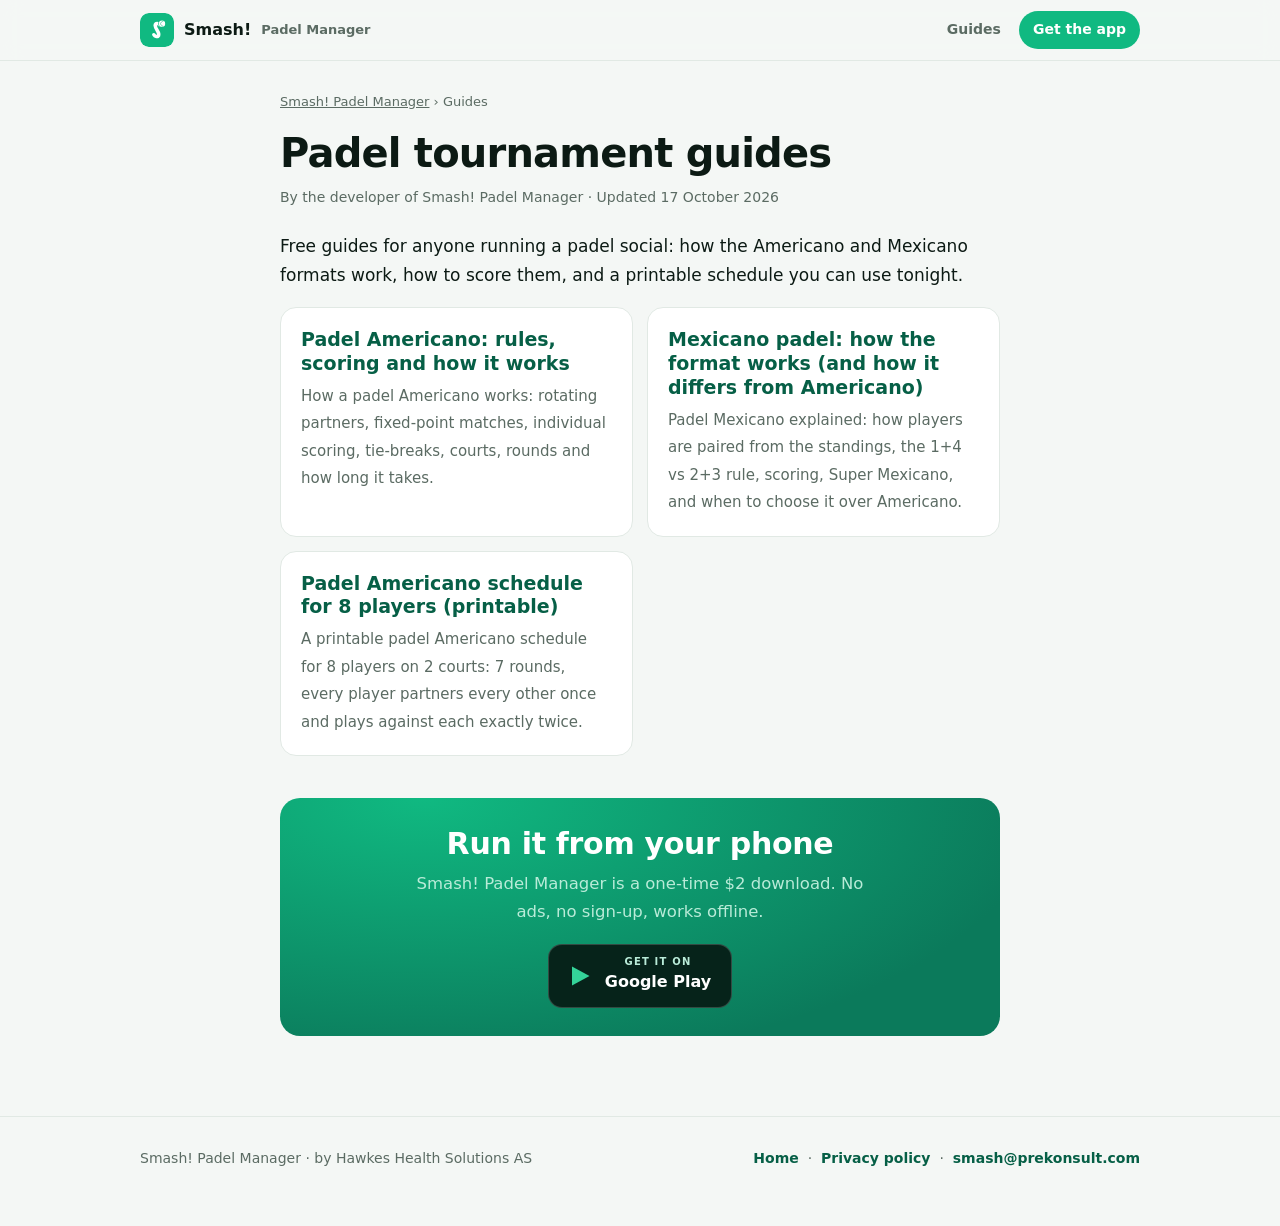
<file: guides/index.html>
<!doctype html>
<html lang="en">
<head>
<meta charset="utf-8">
<meta name="viewport" content="width=device-width, initial-scale=1">
<title>Padel Tournament Guides for Organisers | Smash! Padel</title>
<meta name="description" content="Free guides for padel organisers: Americano and Mexicano rules, scoring and tie-breaks, and a printable 8-player schedule.">
<meta name="theme-color" content="#10B981">
<link rel="icon" type="image/png" href="../icon.png">
<link rel="canonical" href="https://elkhawkes.github.io/smash-padel/guides/">
<meta property="og:type" content="article">
<meta property="og:site_name" content="Smash! Padel Manager">
<meta property="og:title" content="Padel Tournament Guides for Organisers | Smash! Padel">
<meta property="og:description" content="Free guides for padel organisers: Americano and Mexicano rules, scoring and tie-breaks, and a printable 8-player schedule.">
<meta property="og:image" content="https://elkhawkes.github.io/smash-padel/og-image.png">
<meta property="og:url" content="https://elkhawkes.github.io/smash-padel/guides/">
<meta name="twitter:card" content="summary_large_image">
<meta name="twitter:title" content="Padel Tournament Guides for Organisers | Smash! Padel">
<meta name="twitter:description" content="Free guides for padel organisers: Americano and Mexicano rules, scoring and tie-breaks, and a printable 8-player schedule.">
<meta name="twitter:image" content="https://elkhawkes.github.io/smash-padel/og-image.png">
<link rel="stylesheet" href="guide.css">
<script type="application/ld+json">{"@context": "https://schema.org", "@graph": [{"@type": "BreadcrumbList", "itemListElement": [{"@type": "ListItem", "position": 1, "name": "Smash! Padel Manager", "item": "https://elkhawkes.github.io/smash-padel/"}, {"@type": "ListItem", "position": 2, "name": "Guides", "item": "https://elkhawkes.github.io/smash-padel/guides/"}]}]}</script>
</head>
<body>
<svg width="0" height="0" style="position:absolute" aria-hidden="true">
  <symbol id="logo" viewBox="0 0 108 108"><rect width="108" height="108" rx="26" fill="var(--brand)"/><path d="M64,39 C56,28 40,32 54,54 C68,76 52,80 44,69" fill="none" stroke="#fff" stroke-width="11" stroke-linecap="round" stroke-linejoin="round"/><circle cx="70" cy="34" r="12" fill="var(--brand)"/><circle cx="70" cy="34" r="10" fill="#fff"/><path d="M73.5,25.8 C62,30 62,38 73.5,42.2" fill="none" stroke="var(--brand)" stroke-width="1.8" stroke-linecap="round"/></symbol>
</svg>
<header class="nav">
  <div class="wrap">
    <a class="brand" href="../"><svg><use href="#logo"/></svg><b>Smash!</b><span>Padel Manager</span></a>
    <nav><a href="./">Guides</a><a class="get" href="https://play.google.com/store/apps/details?id=com.smashpadel.app&amp;referrer=utm_source%3Dguide_page%26utm_medium%3Dorganic%26utm_campaign%3Dnav_hub" target="_blank" rel="noopener">Get the app</a></nav>
  </div>
</header>
<main class="article">
<nav class="crumbs" aria-label="Breadcrumb"><a href="../">Smash! Padel Manager</a> &rsaquo; Guides</nav>
<h1>Padel tournament guides</h1><p class="byline">By the developer of Smash! Padel Manager &middot; Updated 17 October 2026</p><p>Free guides for anyone running a padel social: how the Americano and Mexicano formats work, how to score them, and a printable schedule you can use tonight.</p><div class="cards"><a class="card" href="padel-americano-rules-and-scoring/"><b>Padel Americano: rules, scoring and how it works</b><span>How a padel Americano works: rotating partners, fixed-point matches, individual scoring, tie-breaks, courts, rounds and how long it takes.</span></a><a class="card" href="padel-mexicano-format-explained/"><b>Mexicano padel: how the format works (and how it differs from Americano)</b><span>Padel Mexicano explained: how players are paired from the standings, the 1+4 vs 2+3 rule, scoring, Super Mexicano, and when to choose it over Americano.</span></a><a class="card" href="padel-americano-schedule-8-players/"><b>Padel Americano schedule for 8 players (printable)</b><span>A printable padel Americano schedule for 8 players on 2 courts: 7 rounds, every player partners every other once and plays against each exactly twice.</span></a></div><aside class="cta"><h2>Run it from your phone</h2><p>Smash! Padel Manager is a one-time $2 download. No ads, no sign-up, works offline.</p><a class="badge-play" href="https://play.google.com/store/apps/details?id=com.smashpadel.app&amp;referrer=utm_source%3Dguide_page%26utm_medium%3Dorganic%26utm_campaign%3Dguides_hub" target="_blank" rel="noopener" aria-label="Get Smash! Padel Manager on Google Play"><svg viewBox="0 0 24 24" aria-hidden="true"><path d="M3 2.5 L20.5 12 L3 21.5 Z" fill="#34D399"/></svg><span><small>Get it on</small><b>Google Play</b></span></a></aside>
</main>
<footer>
  <div class="wrap">
    <div>Smash! Padel Manager &middot; by Hawkes Health Solutions AS</div>
    <div><a href="../">Home</a> &nbsp;&middot;&nbsp; <a href="https://elkhawkes.github.io/smash-padel-privacy/">Privacy policy</a> &nbsp;&middot;&nbsp; <a href="mailto:smash@prekonsult.com">smash@prekonsult.com</a></div>
  </div>
</footer>

</body>
</html>
</file>
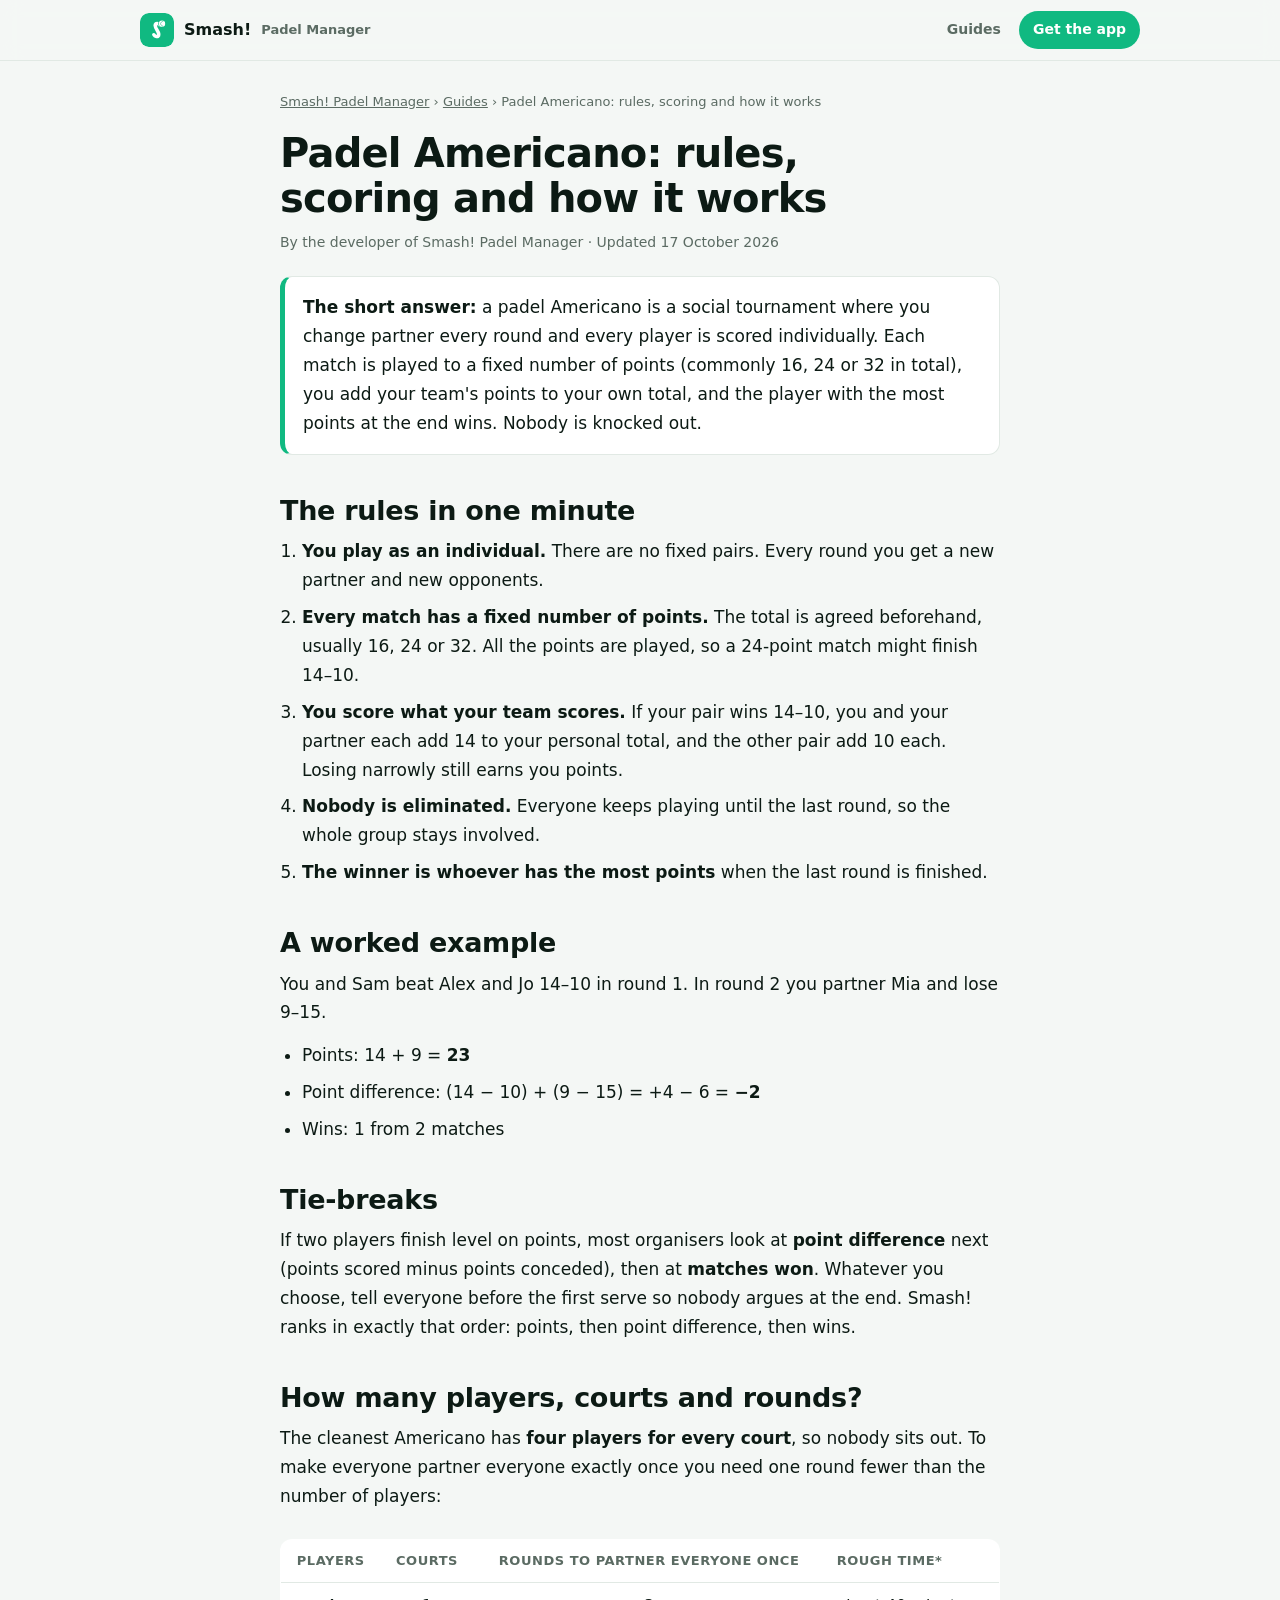
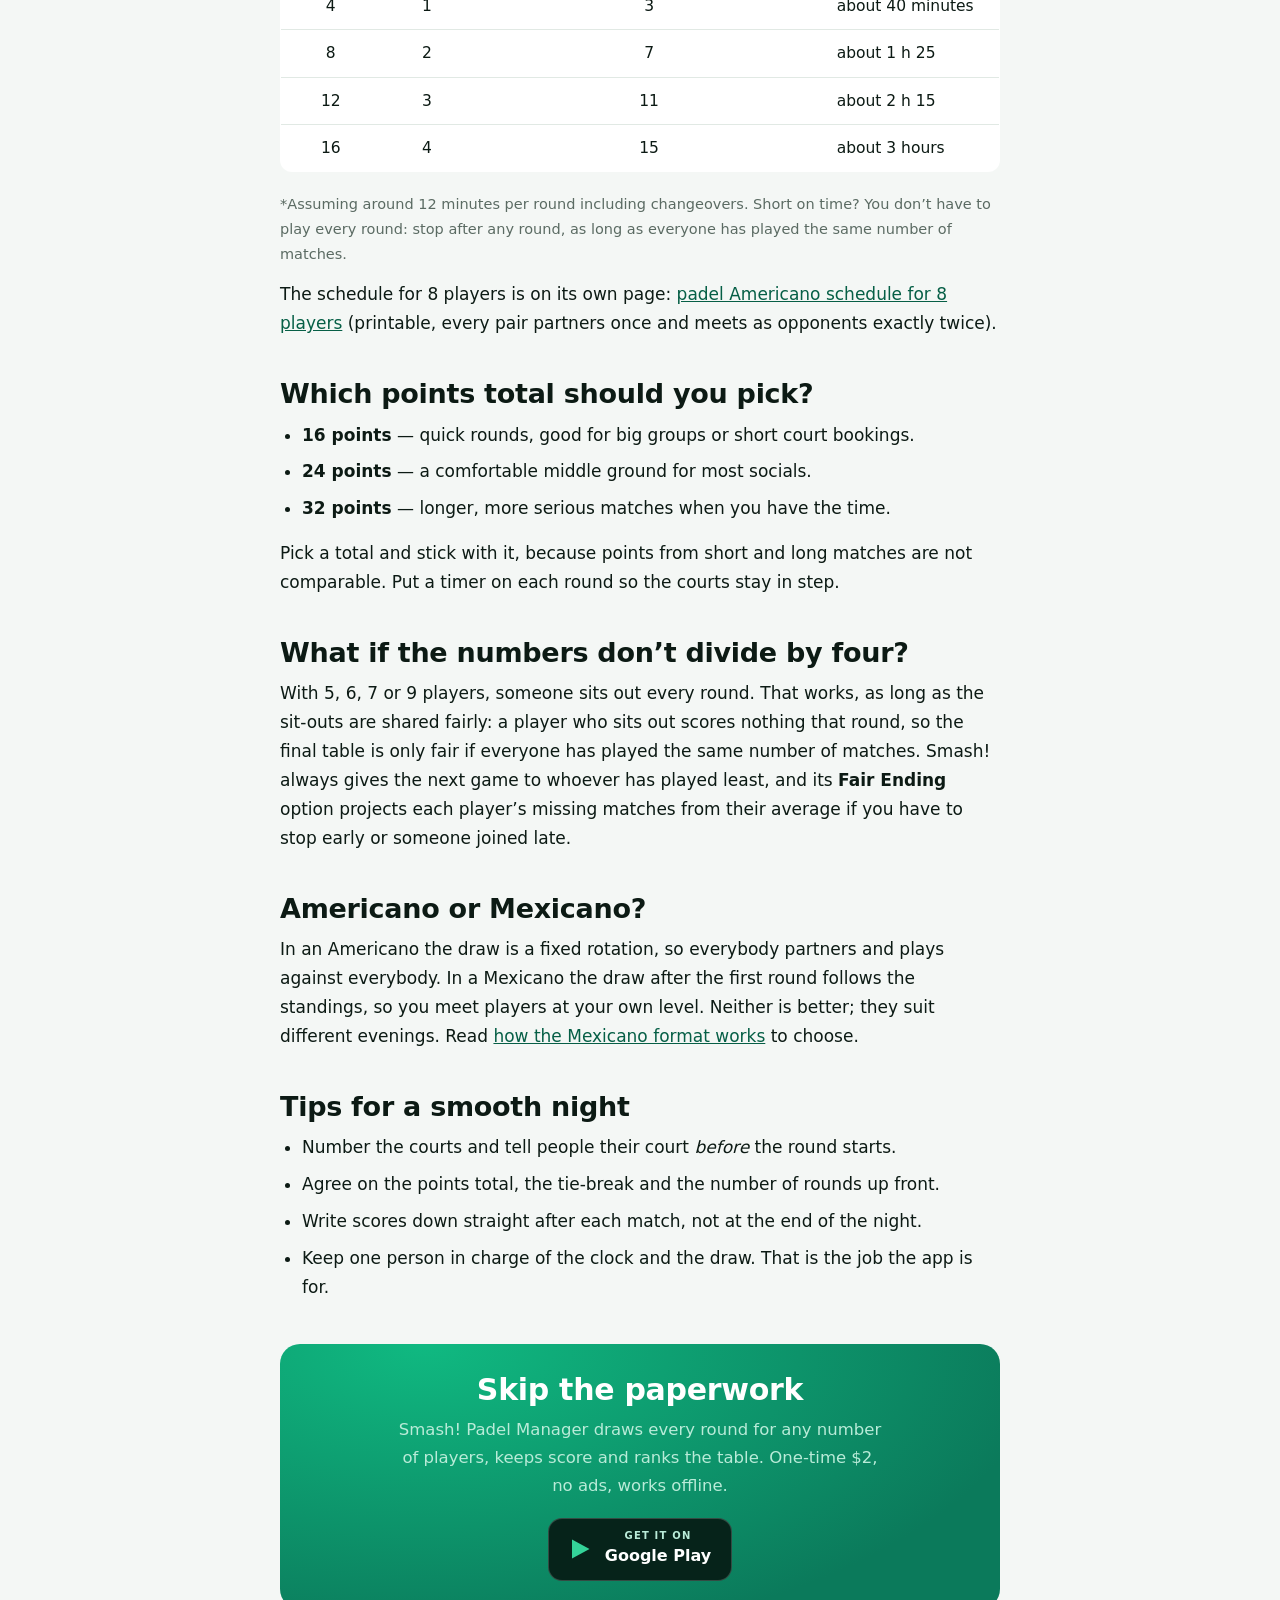
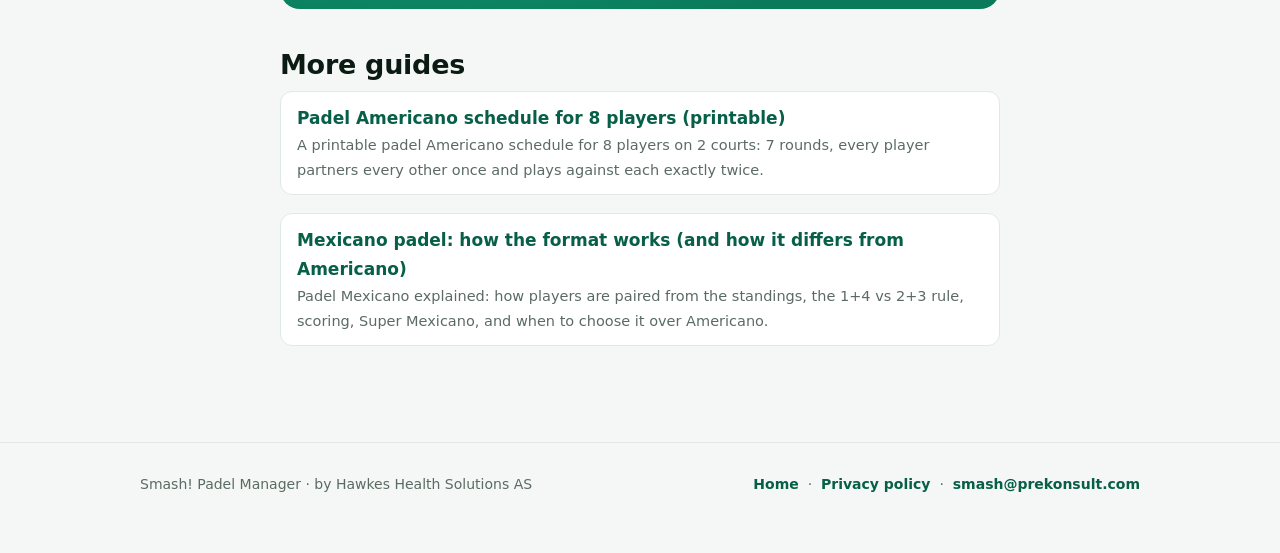
<file: guides/padel-americano-rules-and-scoring/index.html>
<!doctype html>
<html lang="en">
<head>
<meta charset="utf-8">
<meta name="viewport" content="width=device-width, initial-scale=1">
<title>Padel Americano: Rules, Scoring and How It Works</title>
<meta name="description" content="How a padel Americano works: rotating partners, fixed-point matches, individual scoring, tie-breaks, courts, rounds and how long it takes.">
<meta name="theme-color" content="#10B981">
<link rel="icon" type="image/png" href="../../icon.png">
<link rel="canonical" href="https://elkhawkes.github.io/smash-padel/guides/padel-americano-rules-and-scoring/">
<meta property="og:type" content="article">
<meta property="og:site_name" content="Smash! Padel Manager">
<meta property="og:title" content="Padel Americano: Rules, Scoring and How It Works">
<meta property="og:description" content="How a padel Americano works: rotating partners, fixed-point matches, individual scoring, tie-breaks, courts, rounds and how long it takes.">
<meta property="og:image" content="https://elkhawkes.github.io/smash-padel/og-image.png">
<meta property="og:url" content="https://elkhawkes.github.io/smash-padel/guides/padel-americano-rules-and-scoring/">
<meta name="twitter:card" content="summary_large_image">
<meta name="twitter:title" content="Padel Americano: Rules, Scoring and How It Works">
<meta name="twitter:description" content="How a padel Americano works: rotating partners, fixed-point matches, individual scoring, tie-breaks, courts, rounds and how long it takes.">
<meta name="twitter:image" content="https://elkhawkes.github.io/smash-padel/og-image.png">
<link rel="stylesheet" href="../guide.css">
<script type="application/ld+json">{"@context": "https://schema.org", "@graph": [{"@type": "Article", "headline": "Padel Americano: rules, scoring and how it works", "description": "How a padel Americano works: rotating partners, fixed-point matches, individual scoring, tie-breaks, courts, rounds and how long it takes.", "datePublished": "2026-10-17", "dateModified": "2026-10-17", "mainEntityOfPage": "https://elkhawkes.github.io/smash-padel/guides/padel-americano-rules-and-scoring/", "image": "https://elkhawkes.github.io/smash-padel/og-image.png", "author": {"@type": "Organization", "name": "Hawkes Health Solutions AS"}, "publisher": {"@type": "Organization", "name": "Hawkes Health Solutions AS"}}, {"@type": "BreadcrumbList", "itemListElement": [{"@type": "ListItem", "position": 1, "name": "Smash! Padel Manager", "item": "https://elkhawkes.github.io/smash-padel/"}, {"@type": "ListItem", "position": 2, "name": "Guides", "item": "https://elkhawkes.github.io/smash-padel/guides/"}, {"@type": "ListItem", "position": 3, "name": "Padel Americano: rules, scoring and how it works", "item": "https://elkhawkes.github.io/smash-padel/guides/padel-americano-rules-and-scoring/"}]}]}</script>
</head>
<body>
<svg width="0" height="0" style="position:absolute" aria-hidden="true">
  <symbol id="logo" viewBox="0 0 108 108"><rect width="108" height="108" rx="26" fill="var(--brand)"/><path d="M64,39 C56,28 40,32 54,54 C68,76 52,80 44,69" fill="none" stroke="#fff" stroke-width="11" stroke-linecap="round" stroke-linejoin="round"/><circle cx="70" cy="34" r="12" fill="var(--brand)"/><circle cx="70" cy="34" r="10" fill="#fff"/><path d="M73.5,25.8 C62,30 62,38 73.5,42.2" fill="none" stroke="var(--brand)" stroke-width="1.8" stroke-linecap="round"/></symbol>
</svg>
<header class="nav">
  <div class="wrap">
    <a class="brand" href="../../"><svg><use href="#logo"/></svg><b>Smash!</b><span>Padel Manager</span></a>
    <nav><a href="../">Guides</a><a class="get" href="https://play.google.com/store/apps/details?id=com.smashpadel.app&amp;referrer=utm_source%3Dguide_page%26utm_medium%3Dorganic%26utm_campaign%3Dnav_padel-americano-rules-and-scoring" target="_blank" rel="noopener">Get the app</a></nav>
  </div>
</header>
<main class="article">
<nav class="crumbs" aria-label="Breadcrumb"><a href="../../">Smash! Padel Manager</a> &rsaquo; <a href="../">Guides</a> &rsaquo; Padel Americano: rules, scoring and how it works</nav>
<h1>Padel Americano: rules, scoring and how it works</h1><p class="byline">By the developer of Smash! Padel Manager &middot; Updated 17 October 2026</p>
<div class="answer"><p><b>The short answer:</b> a padel Americano is a social tournament where you change partner every round and every player is scored individually. Each match is played to a fixed number of points (commonly 16, 24 or 32 in total), you add your team's points to your own total, and the player with the most points at the end wins. Nobody is knocked out.</p></div>

<h2>The rules in one minute</h2>
<ol>
<li><b>You play as an individual.</b> There are no fixed pairs. Every round you get a new partner and new opponents.</li>
<li><b>Every match has a fixed number of points.</b> The total is agreed beforehand, usually 16, 24 or 32. All the points are played, so a 24-point match might finish 14&ndash;10.</li>
<li><b>You score what your team scores.</b> If your pair wins 14&ndash;10, you and your partner each add 14 to your personal total, and the other pair add 10 each. Losing narrowly still earns you points.</li>
<li><b>Nobody is eliminated.</b> Everyone keeps playing until the last round, so the whole group stays involved.</li>
<li><b>The winner is whoever has the most points</b> when the last round is finished.</li>
</ol>

<h2>A worked example</h2>
<p>You and Sam beat Alex and Jo 14&ndash;10 in round 1. In round 2 you partner Mia and lose 9&ndash;15.</p>
<ul>
<li>Points: 14 + 9 = <b>23</b></li>
<li>Point difference: (14 &minus; 10) + (9 &minus; 15) = +4 &minus; 6 = <b>&minus;2</b></li>
<li>Wins: 1 from 2 matches</li>
</ul>

<h2>Tie-breaks</h2>
<p>If two players finish level on points, most organisers look at <b>point difference</b> next (points scored minus points conceded), then at <b>matches won</b>. Whatever you choose, tell everyone before the first serve so nobody argues at the end. Smash! ranks in exactly that order: points, then point difference, then wins.</p>

<h2>How many players, courts and rounds?</h2>
<p>The cleanest Americano has <b>four players for every court</b>, so nobody sits out. To make everyone partner everyone exactly once you need one round fewer than the number of players:</p>
<div class="tablewrap"><table>
<thead><tr><th class="num">Players</th><th class="num">Courts</th><th class="num">Rounds to partner everyone once</th><th>Rough time*</th></tr></thead>
<tbody>
<tr><td class="num">4</td><td class="num">1</td><td class="num">3</td><td>about 40 minutes</td></tr>
<tr><td class="num">8</td><td class="num">2</td><td class="num">7</td><td>about 1 h 25</td></tr>
<tr><td class="num">12</td><td class="num">3</td><td class="num">11</td><td>about 2 h 15</td></tr>
<tr><td class="num">16</td><td class="num">4</td><td class="num">15</td><td>about 3 hours</td></tr>
</tbody></table></div>
<p style="font-size:14.5px;color:var(--muted)">*Assuming around 12 minutes per round including changeovers. Short on time? You don&rsquo;t have to play every round: stop after any round, as long as everyone has played the same number of matches.</p>
<p>The schedule for 8 players is on its own page: <a href="../padel-americano-schedule-8-players/">padel Americano schedule for 8 players</a> (printable, every pair partners once and meets as opponents exactly twice).</p>

<h2>Which points total should you pick?</h2>
<ul>
<li><b>16 points</b> &mdash; quick rounds, good for big groups or short court bookings.</li>
<li><b>24 points</b> &mdash; a comfortable middle ground for most socials.</li>
<li><b>32 points</b> &mdash; longer, more serious matches when you have the time.</li>
</ul>
<p>Pick a total and stick with it, because points from short and long matches are not comparable. Put a timer on each round so the courts stay in step.</p>

<h2>What if the numbers don&rsquo;t divide by four?</h2>
<p>With 5, 6, 7 or 9 players, someone sits out every round. That works, as long as the sit-outs are shared fairly: a player who sits out scores nothing that round, so the final table is only fair if everyone has played the same number of matches. Smash! always gives the next game to whoever has played least, and its <b>Fair Ending</b> option projects each player&rsquo;s missing matches from their average if you have to stop early or someone joined late.</p>

<h2>Americano or Mexicano?</h2>
<p>In an Americano the draw is a fixed rotation, so everybody partners and plays against everybody. In a Mexicano the draw after the first round follows the standings, so you meet players at your own level. Neither is better; they suit different evenings. Read <a href="../padel-mexicano-format-explained/">how the Mexicano format works</a> to choose.</p>

<h2>Tips for a smooth night</h2>
<ul>
<li>Number the courts and tell people their court <i>before</i> the round starts.</li>
<li>Agree on the points total, the tie-break and the number of rounds up front.</li>
<li>Write scores down straight after each match, not at the end of the night.</li>
<li>Keep one person in charge of the clock and the draw. That is the job the app is for.</li>
</ul>
<aside class="cta"><h2>Skip the paperwork</h2><p>Smash! Padel Manager draws every round for any number of players, keeps score and ranks the table. One-time $2, no ads, works offline.</p><a class="badge-play" href="https://play.google.com/store/apps/details?id=com.smashpadel.app&amp;referrer=utm_source%3Dguide_page%26utm_medium%3Dorganic%26utm_campaign%3Dpadel-americano-rules-and-scoring" target="_blank" rel="noopener" aria-label="Get Smash! Padel Manager on Google Play"><svg viewBox="0 0 24 24" aria-hidden="true"><path d="M3 2.5 L20.5 12 L3 21.5 Z" fill="#34D399"/></svg><span><small>Get it on</small><b>Google Play</b></span></a></aside><section class="related"><h2>More guides</h2><ul><li><a href="../padel-americano-schedule-8-players/">Padel Americano schedule for 8 players (printable)<span>A printable padel Americano schedule for 8 players on 2 courts: 7 rounds, every player partners every other once and plays against each exactly twice.</span></a></li><li><a href="../padel-mexicano-format-explained/">Mexicano padel: how the format works (and how it differs from Americano)<span>Padel Mexicano explained: how players are paired from the standings, the 1+4 vs 2+3 rule, scoring, Super Mexicano, and when to choose it over Americano.</span></a></li></ul></section>
</main>
<footer>
  <div class="wrap">
    <div>Smash! Padel Manager &middot; by Hawkes Health Solutions AS</div>
    <div><a href="../../">Home</a> &nbsp;&middot;&nbsp; <a href="https://elkhawkes.github.io/smash-padel-privacy/">Privacy policy</a> &nbsp;&middot;&nbsp; <a href="mailto:smash@prekonsult.com">smash@prekonsult.com</a></div>
  </div>
</footer>

</body>
</html>
</file>
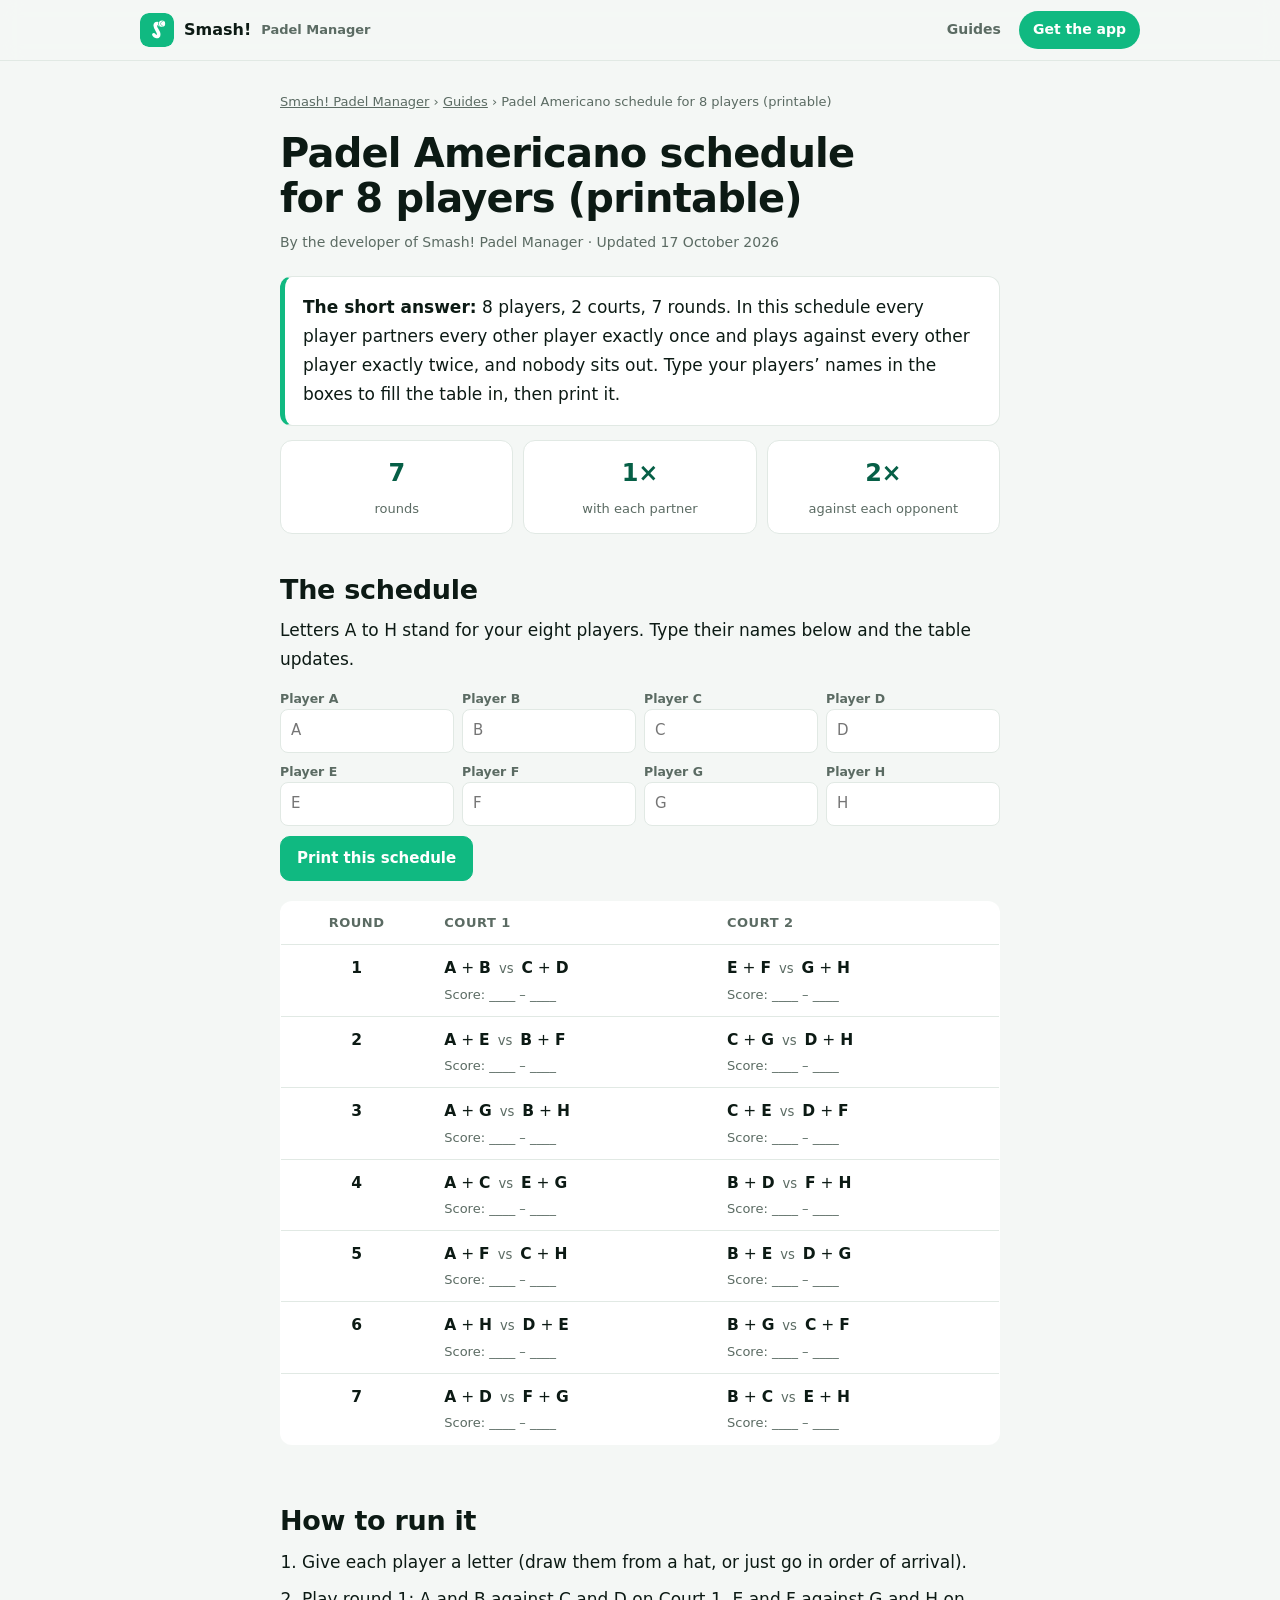
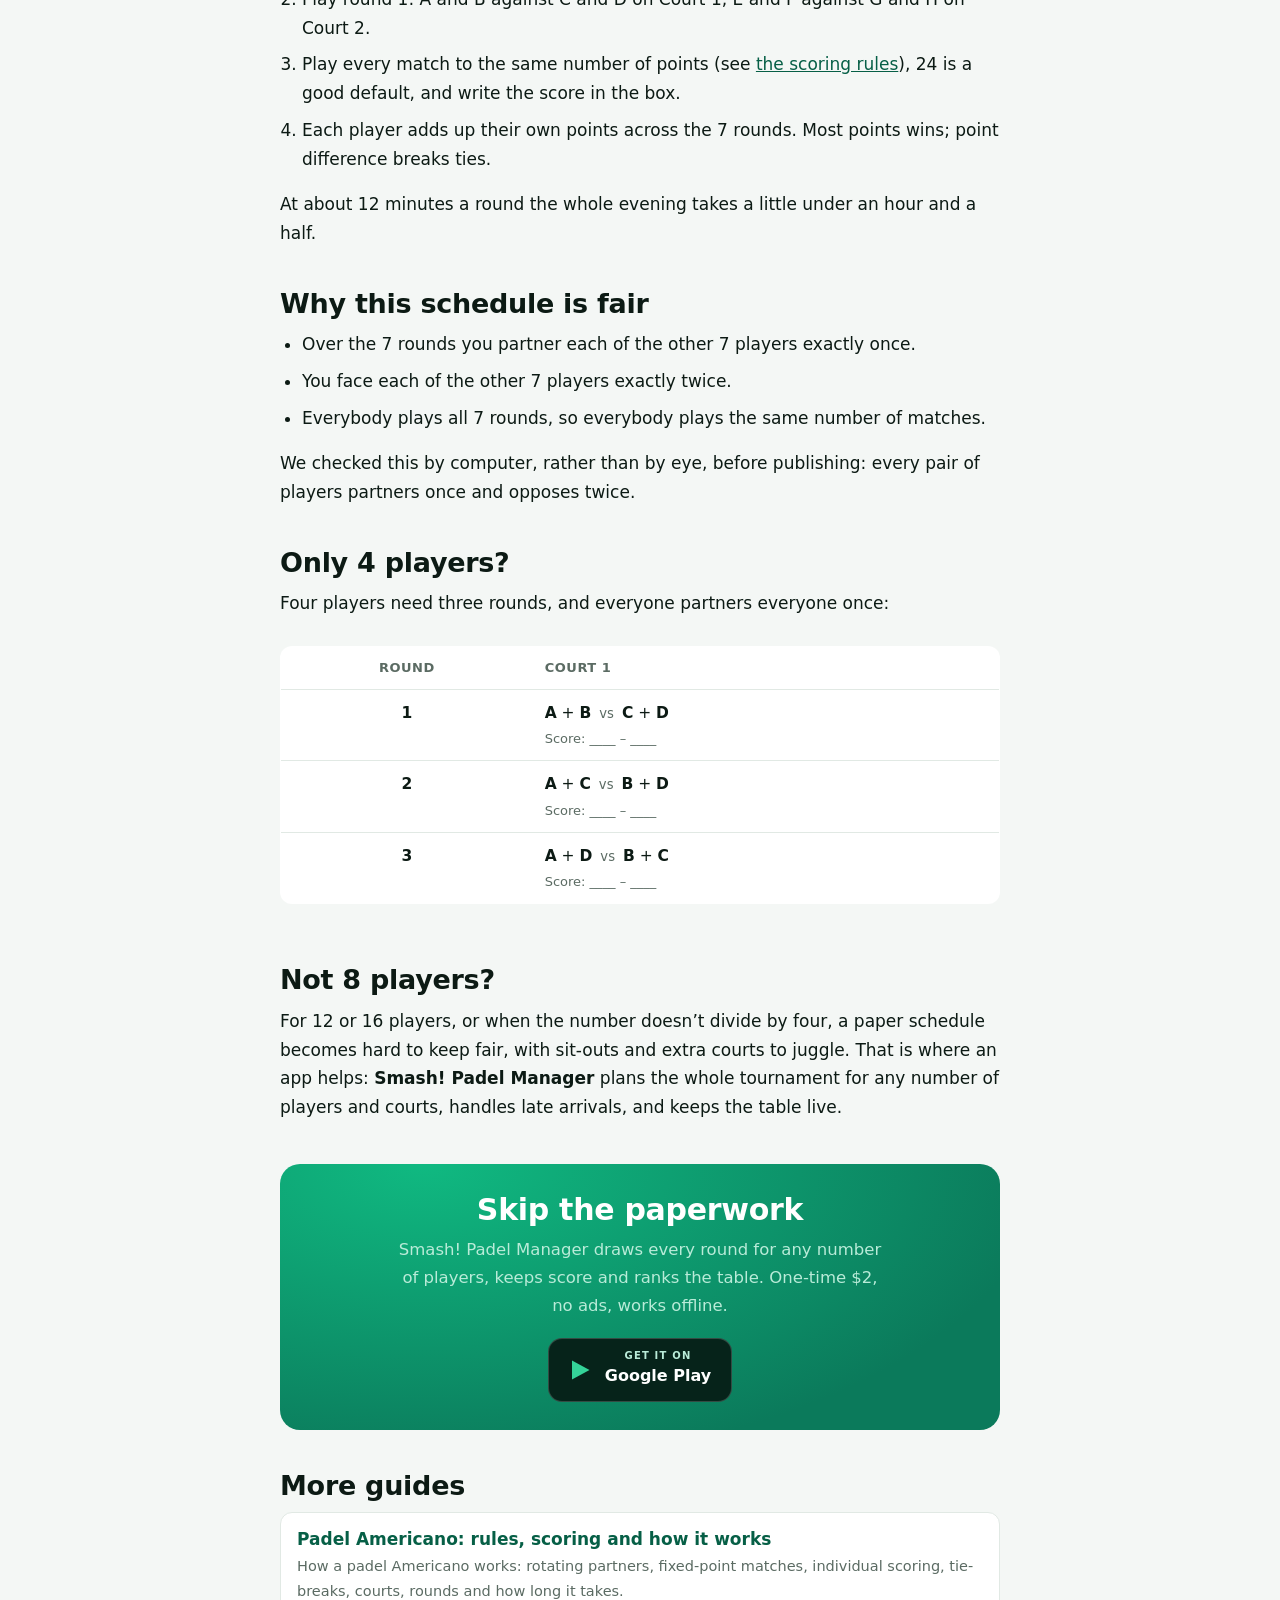
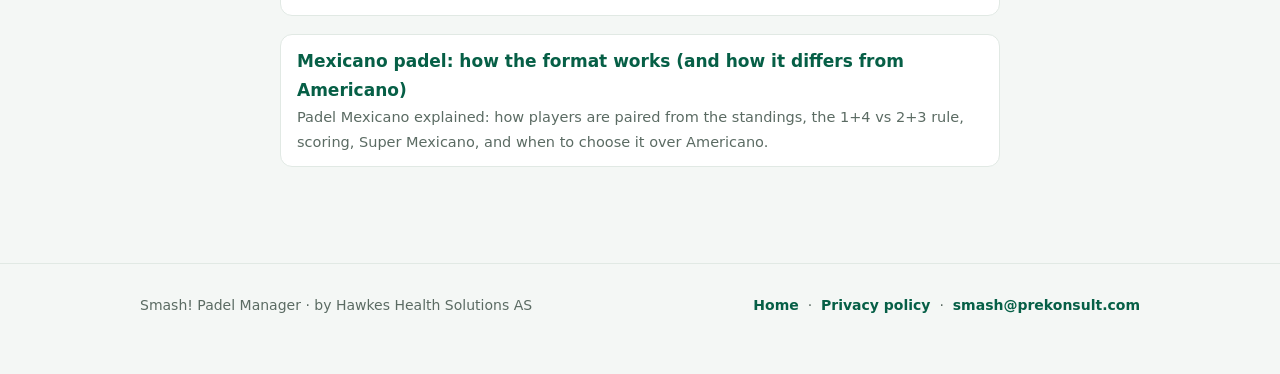
<file: guides/padel-americano-schedule-8-players/index.html>
<!doctype html>
<html lang="en">
<head>
<meta charset="utf-8">
<meta name="viewport" content="width=device-width, initial-scale=1">
<title>Padel Americano Schedule for 8 Players (Printable)</title>
<meta name="description" content="A printable padel Americano schedule for 8 players on 2 courts: 7 rounds, every player partners every other once and plays against each exactly twice.">
<meta name="theme-color" content="#10B981">
<link rel="icon" type="image/png" href="../../icon.png">
<link rel="canonical" href="https://elkhawkes.github.io/smash-padel/guides/padel-americano-schedule-8-players/">
<meta property="og:type" content="article">
<meta property="og:site_name" content="Smash! Padel Manager">
<meta property="og:title" content="Padel Americano Schedule for 8 Players (Printable)">
<meta property="og:description" content="A printable padel Americano schedule for 8 players on 2 courts: 7 rounds, every player partners every other once and plays against each exactly twice.">
<meta property="og:image" content="https://elkhawkes.github.io/smash-padel/og-image.png">
<meta property="og:url" content="https://elkhawkes.github.io/smash-padel/guides/padel-americano-schedule-8-players/">
<meta name="twitter:card" content="summary_large_image">
<meta name="twitter:title" content="Padel Americano Schedule for 8 Players (Printable)">
<meta name="twitter:description" content="A printable padel Americano schedule for 8 players on 2 courts: 7 rounds, every player partners every other once and plays against each exactly twice.">
<meta name="twitter:image" content="https://elkhawkes.github.io/smash-padel/og-image.png">
<link rel="stylesheet" href="../guide.css">
<script type="application/ld+json">{"@context": "https://schema.org", "@graph": [{"@type": "Article", "headline": "Padel Americano schedule for 8 players (printable)", "description": "A printable padel Americano schedule for 8 players on 2 courts: 7 rounds, every player partners every other once and plays against each exactly twice.", "datePublished": "2026-10-17", "dateModified": "2026-10-17", "mainEntityOfPage": "https://elkhawkes.github.io/smash-padel/guides/padel-americano-schedule-8-players/", "image": "https://elkhawkes.github.io/smash-padel/og-image.png", "author": {"@type": "Organization", "name": "Hawkes Health Solutions AS"}, "publisher": {"@type": "Organization", "name": "Hawkes Health Solutions AS"}}, {"@type": "BreadcrumbList", "itemListElement": [{"@type": "ListItem", "position": 1, "name": "Smash! Padel Manager", "item": "https://elkhawkes.github.io/smash-padel/"}, {"@type": "ListItem", "position": 2, "name": "Guides", "item": "https://elkhawkes.github.io/smash-padel/guides/"}, {"@type": "ListItem", "position": 3, "name": "Padel Americano schedule for 8 players (printable)", "item": "https://elkhawkes.github.io/smash-padel/guides/padel-americano-schedule-8-players/"}]}]}</script>
</head>
<body>
<svg width="0" height="0" style="position:absolute" aria-hidden="true">
  <symbol id="logo" viewBox="0 0 108 108"><rect width="108" height="108" rx="26" fill="var(--brand)"/><path d="M64,39 C56,28 40,32 54,54 C68,76 52,80 44,69" fill="none" stroke="#fff" stroke-width="11" stroke-linecap="round" stroke-linejoin="round"/><circle cx="70" cy="34" r="12" fill="var(--brand)"/><circle cx="70" cy="34" r="10" fill="#fff"/><path d="M73.5,25.8 C62,30 62,38 73.5,42.2" fill="none" stroke="var(--brand)" stroke-width="1.8" stroke-linecap="round"/></symbol>
</svg>
<header class="nav">
  <div class="wrap">
    <a class="brand" href="../../"><svg><use href="#logo"/></svg><b>Smash!</b><span>Padel Manager</span></a>
    <nav><a href="../">Guides</a><a class="get" href="https://play.google.com/store/apps/details?id=com.smashpadel.app&amp;referrer=utm_source%3Dguide_page%26utm_medium%3Dorganic%26utm_campaign%3Dnav_padel-americano-schedule-8-players" target="_blank" rel="noopener">Get the app</a></nav>
  </div>
</header>
<main class="article">
<nav class="crumbs" aria-label="Breadcrumb"><a href="../../">Smash! Padel Manager</a> &rsaquo; <a href="../">Guides</a> &rsaquo; Padel Americano schedule for 8 players (printable)</nav>
<h1>Padel Americano schedule for 8 players (printable)</h1><p class="byline">By the developer of Smash! Padel Manager &middot; Updated 17 October 2026</p>
<div class="answer"><p><b>The short answer:</b> 8 players, 2 courts, 7 rounds. In this schedule every player partners every other player exactly once and plays against every other player exactly twice, and nobody sits out. Type your players&rsquo; names in the boxes to fill the table in, then print it.</p></div>

<div class="facts">
<div class="fact"><b>7</b><span>rounds</span></div>
<div class="fact"><b>1&times;</b><span>with each partner</span></div>
<div class="fact"><b>2&times;</b><span>against each opponent</span></div>
</div>

<h2>The schedule</h2>
<p>Letters A to H stand for your eight players. Type their names below and the table updates.</p>
<div class="names noprint"><div><label for="nA">Player A</label><input id="nA" data-p="A" maxlength="14" placeholder="A" autocomplete="off"></div><div><label for="nB">Player B</label><input id="nB" data-p="B" maxlength="14" placeholder="B" autocomplete="off"></div><div><label for="nC">Player C</label><input id="nC" data-p="C" maxlength="14" placeholder="C" autocomplete="off"></div><div><label for="nD">Player D</label><input id="nD" data-p="D" maxlength="14" placeholder="D" autocomplete="off"></div><div><label for="nE">Player E</label><input id="nE" data-p="E" maxlength="14" placeholder="E" autocomplete="off"></div><div><label for="nF">Player F</label><input id="nF" data-p="F" maxlength="14" placeholder="F" autocomplete="off"></div><div><label for="nG">Player G</label><input id="nG" data-p="G" maxlength="14" placeholder="G" autocomplete="off"></div><div><label for="nH">Player H</label><input id="nH" data-p="H" maxlength="14" placeholder="H" autocomplete="off"></div></div><div class="btnrow noprint"><button class="btn" id="print" type="button">Print this schedule</button></div><div class="tablewrap"><table><thead><tr><th class="num">Round</th><th>Court 1</th><th>Court 2</th></tr></thead><tbody><tr><td class="num"><b>1</b></td><td><span class="p" data-p="A">A</span> + <span class="p" data-p="B">B</span> <span class="vs">vs</span> <span class="p" data-p="C">C</span> + <span class="p" data-p="D">D</span><span class="score">Score: ____ &ndash; ____</span></td><td><span class="p" data-p="E">E</span> + <span class="p" data-p="F">F</span> <span class="vs">vs</span> <span class="p" data-p="G">G</span> + <span class="p" data-p="H">H</span><span class="score">Score: ____ &ndash; ____</span></td></tr><tr><td class="num"><b>2</b></td><td><span class="p" data-p="A">A</span> + <span class="p" data-p="E">E</span> <span class="vs">vs</span> <span class="p" data-p="B">B</span> + <span class="p" data-p="F">F</span><span class="score">Score: ____ &ndash; ____</span></td><td><span class="p" data-p="C">C</span> + <span class="p" data-p="G">G</span> <span class="vs">vs</span> <span class="p" data-p="D">D</span> + <span class="p" data-p="H">H</span><span class="score">Score: ____ &ndash; ____</span></td></tr><tr><td class="num"><b>3</b></td><td><span class="p" data-p="A">A</span> + <span class="p" data-p="G">G</span> <span class="vs">vs</span> <span class="p" data-p="B">B</span> + <span class="p" data-p="H">H</span><span class="score">Score: ____ &ndash; ____</span></td><td><span class="p" data-p="C">C</span> + <span class="p" data-p="E">E</span> <span class="vs">vs</span> <span class="p" data-p="D">D</span> + <span class="p" data-p="F">F</span><span class="score">Score: ____ &ndash; ____</span></td></tr><tr><td class="num"><b>4</b></td><td><span class="p" data-p="A">A</span> + <span class="p" data-p="C">C</span> <span class="vs">vs</span> <span class="p" data-p="E">E</span> + <span class="p" data-p="G">G</span><span class="score">Score: ____ &ndash; ____</span></td><td><span class="p" data-p="B">B</span> + <span class="p" data-p="D">D</span> <span class="vs">vs</span> <span class="p" data-p="F">F</span> + <span class="p" data-p="H">H</span><span class="score">Score: ____ &ndash; ____</span></td></tr><tr><td class="num"><b>5</b></td><td><span class="p" data-p="A">A</span> + <span class="p" data-p="F">F</span> <span class="vs">vs</span> <span class="p" data-p="C">C</span> + <span class="p" data-p="H">H</span><span class="score">Score: ____ &ndash; ____</span></td><td><span class="p" data-p="B">B</span> + <span class="p" data-p="E">E</span> <span class="vs">vs</span> <span class="p" data-p="D">D</span> + <span class="p" data-p="G">G</span><span class="score">Score: ____ &ndash; ____</span></td></tr><tr><td class="num"><b>6</b></td><td><span class="p" data-p="A">A</span> + <span class="p" data-p="H">H</span> <span class="vs">vs</span> <span class="p" data-p="D">D</span> + <span class="p" data-p="E">E</span><span class="score">Score: ____ &ndash; ____</span></td><td><span class="p" data-p="B">B</span> + <span class="p" data-p="G">G</span> <span class="vs">vs</span> <span class="p" data-p="C">C</span> + <span class="p" data-p="F">F</span><span class="score">Score: ____ &ndash; ____</span></td></tr><tr><td class="num"><b>7</b></td><td><span class="p" data-p="A">A</span> + <span class="p" data-p="D">D</span> <span class="vs">vs</span> <span class="p" data-p="F">F</span> + <span class="p" data-p="G">G</span><span class="score">Score: ____ &ndash; ____</span></td><td><span class="p" data-p="B">B</span> + <span class="p" data-p="C">C</span> <span class="vs">vs</span> <span class="p" data-p="E">E</span> + <span class="p" data-p="H">H</span><span class="score">Score: ____ &ndash; ____</span></td></tr></tbody></table></div>
<h2>How to run it</h2>
<ol>
<li>Give each player a letter (draw them from a hat, or just go in order of arrival).</li>
<li>Play round 1: A and B against C and D on Court 1, E and F against G and H on Court 2.</li>
<li>Play every match to the same number of points (see <a href="../padel-americano-rules-and-scoring/">the scoring rules</a>), 24 is a good default, and write the score in the box.</li>
<li>Each player adds up their own points across the 7 rounds. Most points wins; point difference breaks ties.</li>
</ol>
<p>At about 12 minutes a round the whole evening takes a little under an hour and a half.</p>

<h2>Why this schedule is fair</h2>
<ul>
<li>Over the 7 rounds you partner each of the other 7 players exactly once.</li>
<li>You face each of the other 7 players exactly twice.</li>
<li>Everybody plays all 7 rounds, so everybody plays the same number of matches.</li>
</ul>
<p>We checked this by computer, rather than by eye, before publishing: every pair of players partners once and opposes twice.</p>

<h2>Only 4 players?</h2>
<p>Four players need three rounds, and everyone partners everyone once:</p>
<div class="tablewrap"><table><thead><tr><th class="num">Round</th><th>Court 1</th></tr></thead><tbody><tr><td class="num"><b>1</b></td><td><span class="p" data-p="A">A</span> + <span class="p" data-p="B">B</span> <span class="vs">vs</span> <span class="p" data-p="C">C</span> + <span class="p" data-p="D">D</span><span class="score">Score: ____ &ndash; ____</span></td></tr><tr><td class="num"><b>2</b></td><td><span class="p" data-p="A">A</span> + <span class="p" data-p="C">C</span> <span class="vs">vs</span> <span class="p" data-p="B">B</span> + <span class="p" data-p="D">D</span><span class="score">Score: ____ &ndash; ____</span></td></tr><tr><td class="num"><b>3</b></td><td><span class="p" data-p="A">A</span> + <span class="p" data-p="D">D</span> <span class="vs">vs</span> <span class="p" data-p="B">B</span> + <span class="p" data-p="C">C</span><span class="score">Score: ____ &ndash; ____</span></td></tr></tbody></table></div>
<h2>Not 8 players?</h2>
<p>For 12 or 16 players, or when the number doesn&rsquo;t divide by four, a paper schedule becomes hard to keep fair, with sit-outs and extra courts to juggle. That is where an app helps: <b>Smash! Padel Manager</b> plans the whole tournament for any number of players and courts, handles late arrivals, and keeps the table live.</p>
<aside class="cta"><h2>Skip the paperwork</h2><p>Smash! Padel Manager draws every round for any number of players, keeps score and ranks the table. One-time $2, no ads, works offline.</p><a class="badge-play" href="https://play.google.com/store/apps/details?id=com.smashpadel.app&amp;referrer=utm_source%3Dguide_page%26utm_medium%3Dorganic%26utm_campaign%3Dpadel-americano-schedule-8-players" target="_blank" rel="noopener" aria-label="Get Smash! Padel Manager on Google Play"><svg viewBox="0 0 24 24" aria-hidden="true"><path d="M3 2.5 L20.5 12 L3 21.5 Z" fill="#34D399"/></svg><span><small>Get it on</small><b>Google Play</b></span></a></aside><section class="related"><h2>More guides</h2><ul><li><a href="../padel-americano-rules-and-scoring/">Padel Americano: rules, scoring and how it works<span>How a padel Americano works: rotating partners, fixed-point matches, individual scoring, tie-breaks, courts, rounds and how long it takes.</span></a></li><li><a href="../padel-mexicano-format-explained/">Mexicano padel: how the format works (and how it differs from Americano)<span>Padel Mexicano explained: how players are paired from the standings, the 1+4 vs 2+3 rule, scoring, Super Mexicano, and when to choose it over Americano.</span></a></li></ul></section>
</main>
<footer>
  <div class="wrap">
    <div>Smash! Padel Manager &middot; by Hawkes Health Solutions AS</div>
    <div><a href="../../">Home</a> &nbsp;&middot;&nbsp; <a href="https://elkhawkes.github.io/smash-padel-privacy/">Privacy policy</a> &nbsp;&middot;&nbsp; <a href="mailto:smash@prekonsult.com">smash@prekonsult.com</a></div>
  </div>
</footer>
<script>
(function(){
  var inputs=document.querySelectorAll('.names input[data-p]');
  function apply(){
    inputs.forEach(function(i){
      var v=i.value.trim()||i.getAttribute('data-p');
      document.querySelectorAll('.p[data-p="'+i.getAttribute('data-p')+'"]').forEach(function(s){s.textContent=v;});
    });
  }
  inputs.forEach(function(i){i.addEventListener('input',apply);});
  var pr=document.getElementById('print');
  if(pr){pr.addEventListener('click',function(){window.print();});}
})();
</script>

</body>
</html>
</file>
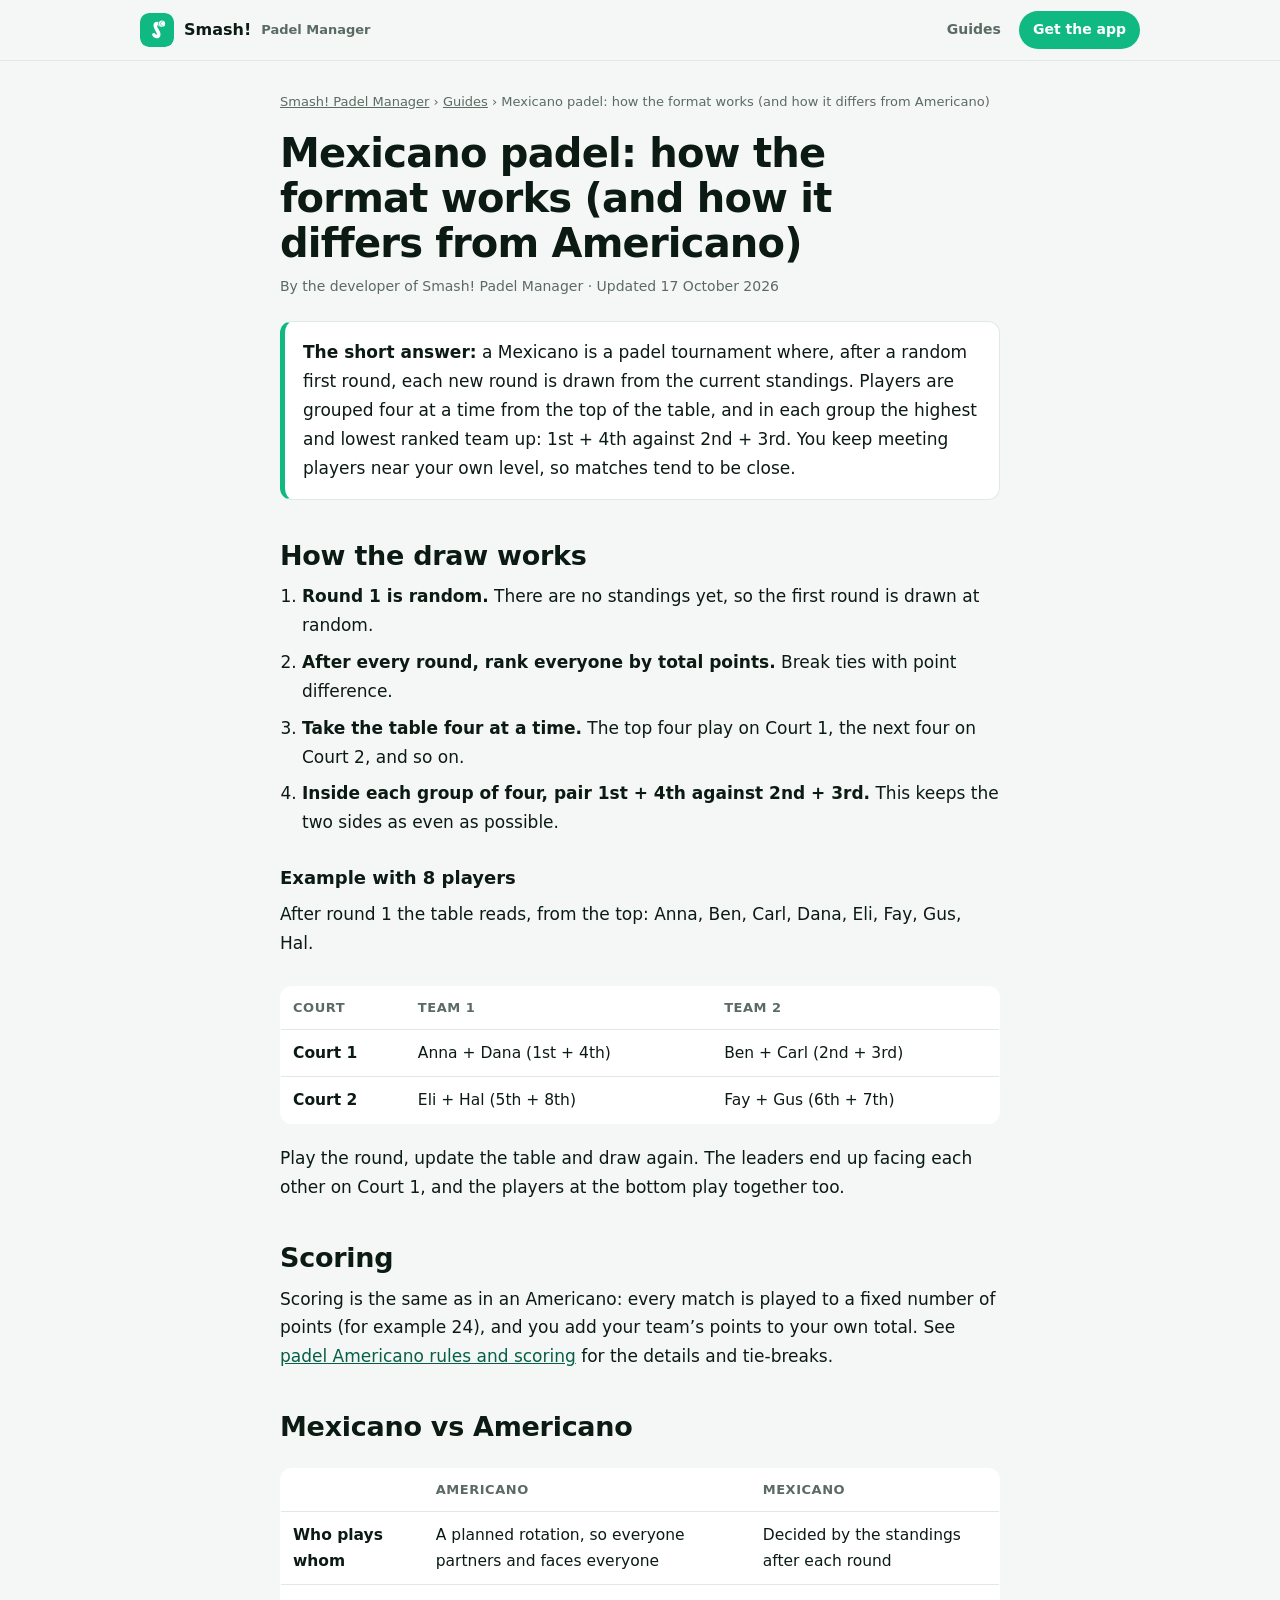
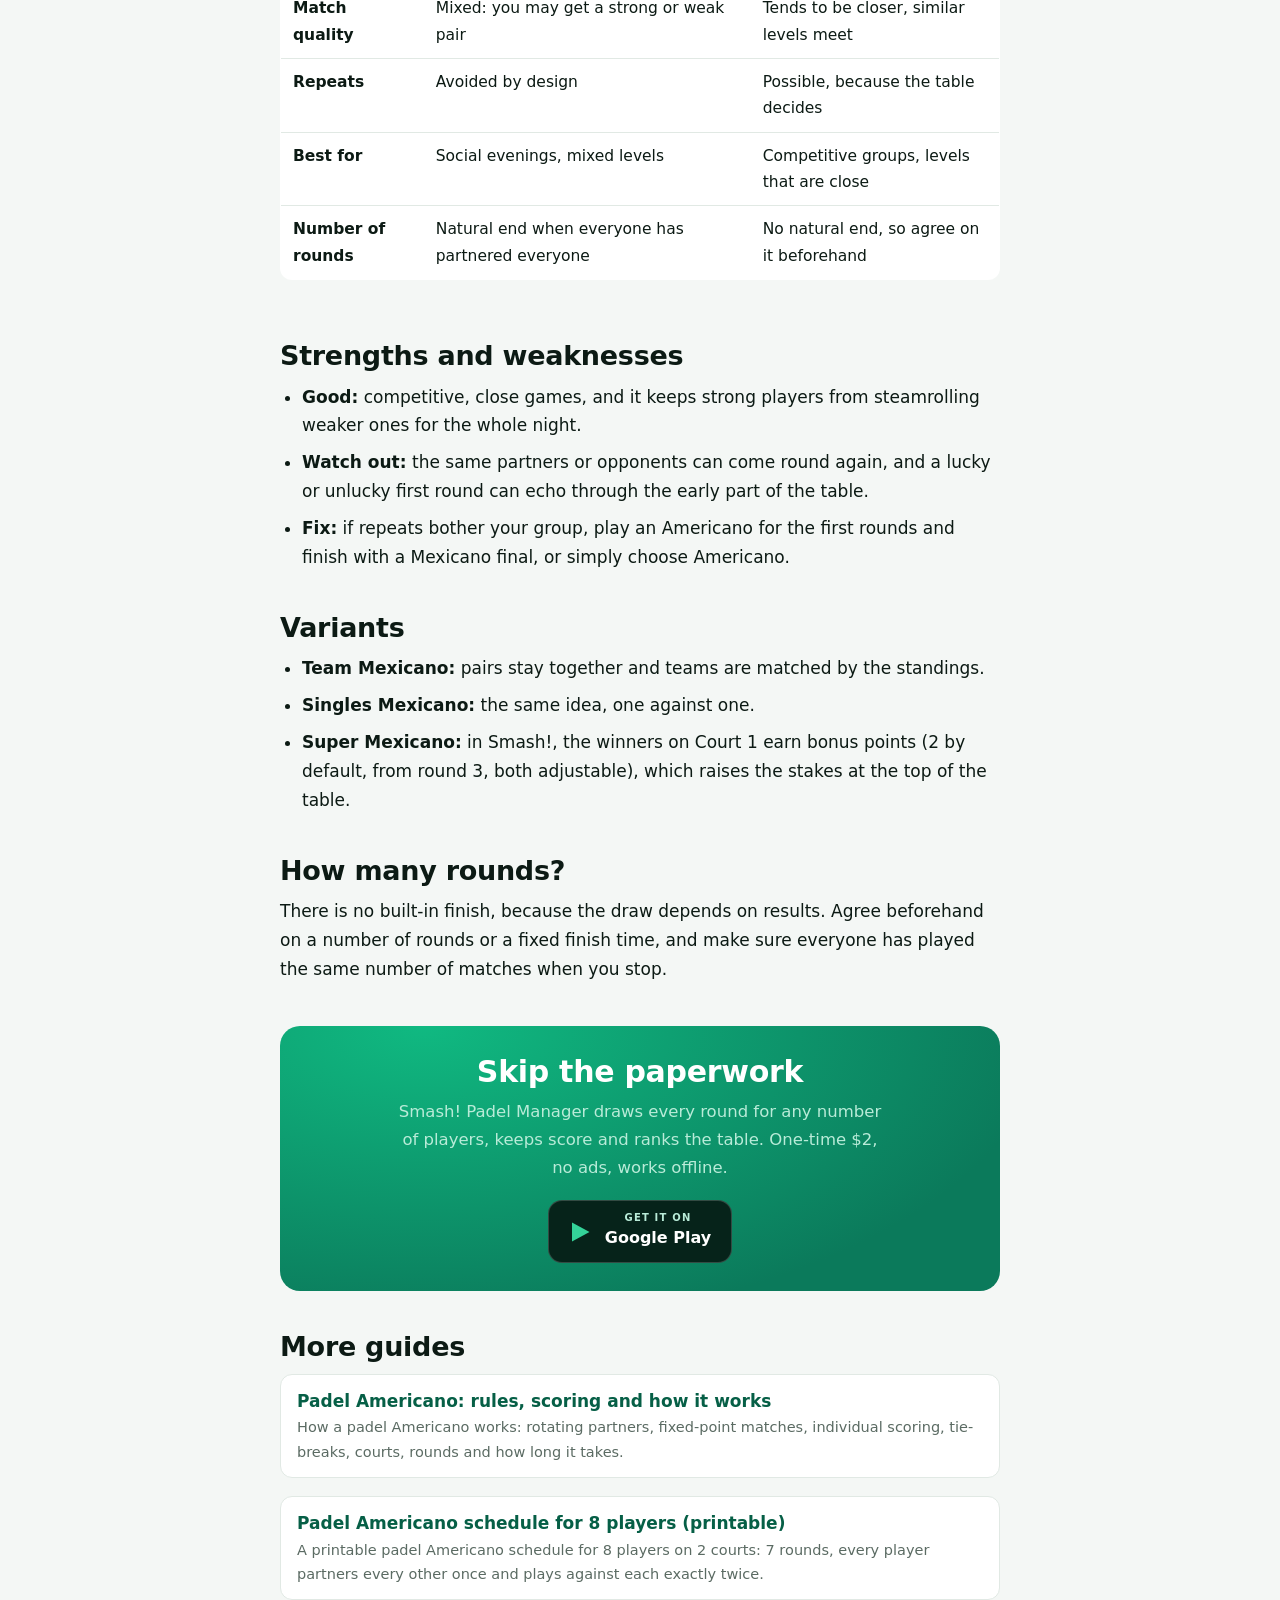
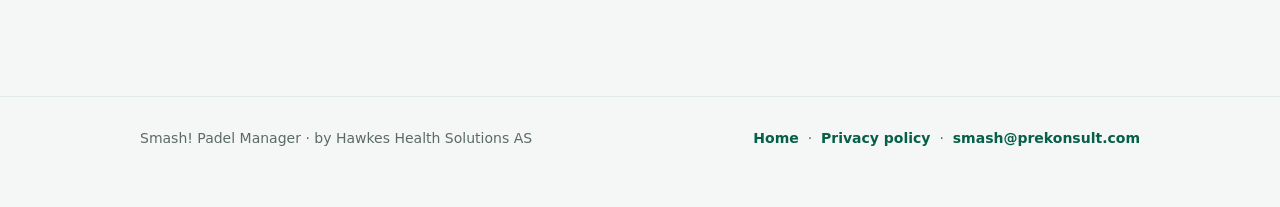
<file: guides/padel-mexicano-format-explained/index.html>
<!doctype html>
<html lang="en">
<head>
<meta charset="utf-8">
<meta name="viewport" content="width=device-width, initial-scale=1">
<title>Mexicano Padel: How the Format Works vs Americano</title>
<meta name="description" content="Padel Mexicano explained: how players are paired from the standings, the 1+4 vs 2+3 rule, scoring, Super Mexicano, and when to choose it over Americano.">
<meta name="theme-color" content="#10B981">
<link rel="icon" type="image/png" href="../../icon.png">
<link rel="canonical" href="https://elkhawkes.github.io/smash-padel/guides/padel-mexicano-format-explained/">
<meta property="og:type" content="article">
<meta property="og:site_name" content="Smash! Padel Manager">
<meta property="og:title" content="Mexicano Padel: How the Format Works vs Americano">
<meta property="og:description" content="Padel Mexicano explained: how players are paired from the standings, the 1+4 vs 2+3 rule, scoring, Super Mexicano, and when to choose it over Americano.">
<meta property="og:image" content="https://elkhawkes.github.io/smash-padel/og-image.png">
<meta property="og:url" content="https://elkhawkes.github.io/smash-padel/guides/padel-mexicano-format-explained/">
<meta name="twitter:card" content="summary_large_image">
<meta name="twitter:title" content="Mexicano Padel: How the Format Works vs Americano">
<meta name="twitter:description" content="Padel Mexicano explained: how players are paired from the standings, the 1+4 vs 2+3 rule, scoring, Super Mexicano, and when to choose it over Americano.">
<meta name="twitter:image" content="https://elkhawkes.github.io/smash-padel/og-image.png">
<link rel="stylesheet" href="../guide.css">
<script type="application/ld+json">{"@context": "https://schema.org", "@graph": [{"@type": "Article", "headline": "Mexicano padel: how the format works (and how it differs from Americano)", "description": "Padel Mexicano explained: how players are paired from the standings, the 1+4 vs 2+3 rule, scoring, Super Mexicano, and when to choose it over Americano.", "datePublished": "2026-10-17", "dateModified": "2026-10-17", "mainEntityOfPage": "https://elkhawkes.github.io/smash-padel/guides/padel-mexicano-format-explained/", "image": "https://elkhawkes.github.io/smash-padel/og-image.png", "author": {"@type": "Organization", "name": "Hawkes Health Solutions AS"}, "publisher": {"@type": "Organization", "name": "Hawkes Health Solutions AS"}}, {"@type": "BreadcrumbList", "itemListElement": [{"@type": "ListItem", "position": 1, "name": "Smash! Padel Manager", "item": "https://elkhawkes.github.io/smash-padel/"}, {"@type": "ListItem", "position": 2, "name": "Guides", "item": "https://elkhawkes.github.io/smash-padel/guides/"}, {"@type": "ListItem", "position": 3, "name": "Mexicano padel: how the format works (and how it differs from Americano)", "item": "https://elkhawkes.github.io/smash-padel/guides/padel-mexicano-format-explained/"}]}]}</script>
</head>
<body>
<svg width="0" height="0" style="position:absolute" aria-hidden="true">
  <symbol id="logo" viewBox="0 0 108 108"><rect width="108" height="108" rx="26" fill="var(--brand)"/><path d="M64,39 C56,28 40,32 54,54 C68,76 52,80 44,69" fill="none" stroke="#fff" stroke-width="11" stroke-linecap="round" stroke-linejoin="round"/><circle cx="70" cy="34" r="12" fill="var(--brand)"/><circle cx="70" cy="34" r="10" fill="#fff"/><path d="M73.5,25.8 C62,30 62,38 73.5,42.2" fill="none" stroke="var(--brand)" stroke-width="1.8" stroke-linecap="round"/></symbol>
</svg>
<header class="nav">
  <div class="wrap">
    <a class="brand" href="../../"><svg><use href="#logo"/></svg><b>Smash!</b><span>Padel Manager</span></a>
    <nav><a href="../">Guides</a><a class="get" href="https://play.google.com/store/apps/details?id=com.smashpadel.app&amp;referrer=utm_source%3Dguide_page%26utm_medium%3Dorganic%26utm_campaign%3Dnav_padel-mexicano-format-explained" target="_blank" rel="noopener">Get the app</a></nav>
  </div>
</header>
<main class="article">
<nav class="crumbs" aria-label="Breadcrumb"><a href="../../">Smash! Padel Manager</a> &rsaquo; <a href="../">Guides</a> &rsaquo; Mexicano padel: how the format works (and how it differs from Americano)</nav>
<h1>Mexicano padel: how the format works (and how it differs from Americano)</h1><p class="byline">By the developer of Smash! Padel Manager &middot; Updated 17 October 2026</p>
<div class="answer"><p><b>The short answer:</b> a Mexicano is a padel tournament where, after a random first round, each new round is drawn from the current standings. Players are grouped four at a time from the top of the table, and in each group the highest and lowest ranked team up: 1st + 4th against 2nd + 3rd. You keep meeting players near your own level, so matches tend to be close.</p></div>

<h2>How the draw works</h2>
<ol>
<li><b>Round 1 is random.</b> There are no standings yet, so the first round is drawn at random.</li>
<li><b>After every round, rank everyone by total points.</b> Break ties with point difference.</li>
<li><b>Take the table four at a time.</b> The top four play on Court 1, the next four on Court 2, and so on.</li>
<li><b>Inside each group of four, pair 1st + 4th against 2nd + 3rd.</b> This keeps the two sides as even as possible.</li>
</ol>

<h3>Example with 8 players</h3>
<p>After round 1 the table reads, from the top: Anna, Ben, Carl, Dana, Eli, Fay, Gus, Hal.</p>
<div class="tablewrap"><table>
<thead><tr><th>Court</th><th>Team 1</th><th>Team 2</th></tr></thead>
<tbody>
<tr><td><b>Court 1</b></td><td>Anna + Dana (1st + 4th)</td><td>Ben + Carl (2nd + 3rd)</td></tr>
<tr><td><b>Court 2</b></td><td>Eli + Hal (5th + 8th)</td><td>Fay + Gus (6th + 7th)</td></tr>
</tbody></table></div>
<p>Play the round, update the table and draw again. The leaders end up facing each other on Court 1, and the players at the bottom play together too.</p>

<h2>Scoring</h2>
<p>Scoring is the same as in an Americano: every match is played to a fixed number of points (for example 24), and you add your team&rsquo;s points to your own total. See <a href="../padel-americano-rules-and-scoring/">padel Americano rules and scoring</a> for the details and tie-breaks.</p>

<h2>Mexicano vs Americano</h2>
<div class="tablewrap"><table>
<thead><tr><th></th><th>Americano</th><th>Mexicano</th></tr></thead>
<tbody>
<tr><td><b>Who plays whom</b></td><td>A planned rotation, so everyone partners and faces everyone</td><td>Decided by the standings after each round</td></tr>
<tr><td><b>Match quality</b></td><td>Mixed: you may get a strong or weak pair</td><td>Tends to be closer, similar levels meet</td></tr>
<tr><td><b>Repeats</b></td><td>Avoided by design</td><td>Possible, because the table decides</td></tr>
<tr><td><b>Best for</b></td><td>Social evenings, mixed levels</td><td>Competitive groups, levels that are close</td></tr>
<tr><td><b>Number of rounds</b></td><td>Natural end when everyone has partnered everyone</td><td>No natural end, so agree on it beforehand</td></tr>
</tbody></table></div>

<h2>Strengths and weaknesses</h2>
<ul>
<li><b>Good:</b> competitive, close games, and it keeps strong players from steamrolling weaker ones for the whole night.</li>
<li><b>Watch out:</b> the same partners or opponents can come round again, and a lucky or unlucky first round can echo through the early part of the table.</li>
<li><b>Fix:</b> if repeats bother your group, play an Americano for the first rounds and finish with a Mexicano final, or simply choose Americano.</li>
</ul>

<h2>Variants</h2>
<ul>
<li><b>Team Mexicano:</b> pairs stay together and teams are matched by the standings.</li>
<li><b>Singles Mexicano:</b> the same idea, one against one.</li>
<li><b>Super Mexicano:</b> in Smash!, the winners on Court 1 earn bonus points (2 by default, from round 3, both adjustable), which raises the stakes at the top of the table.</li>
</ul>

<h2>How many rounds?</h2>
<p>There is no built-in finish, because the draw depends on results. Agree beforehand on a number of rounds or a fixed finish time, and make sure everyone has played the same number of matches when you stop.</p>
<aside class="cta"><h2>Skip the paperwork</h2><p>Smash! Padel Manager draws every round for any number of players, keeps score and ranks the table. One-time $2, no ads, works offline.</p><a class="badge-play" href="https://play.google.com/store/apps/details?id=com.smashpadel.app&amp;referrer=utm_source%3Dguide_page%26utm_medium%3Dorganic%26utm_campaign%3Dpadel-mexicano-format-explained" target="_blank" rel="noopener" aria-label="Get Smash! Padel Manager on Google Play"><svg viewBox="0 0 24 24" aria-hidden="true"><path d="M3 2.5 L20.5 12 L3 21.5 Z" fill="#34D399"/></svg><span><small>Get it on</small><b>Google Play</b></span></a></aside><section class="related"><h2>More guides</h2><ul><li><a href="../padel-americano-rules-and-scoring/">Padel Americano: rules, scoring and how it works<span>How a padel Americano works: rotating partners, fixed-point matches, individual scoring, tie-breaks, courts, rounds and how long it takes.</span></a></li><li><a href="../padel-americano-schedule-8-players/">Padel Americano schedule for 8 players (printable)<span>A printable padel Americano schedule for 8 players on 2 courts: 7 rounds, every player partners every other once and plays against each exactly twice.</span></a></li></ul></section>
</main>
<footer>
  <div class="wrap">
    <div>Smash! Padel Manager &middot; by Hawkes Health Solutions AS</div>
    <div><a href="../../">Home</a> &nbsp;&middot;&nbsp; <a href="https://elkhawkes.github.io/smash-padel-privacy/">Privacy policy</a> &nbsp;&middot;&nbsp; <a href="mailto:smash@prekonsult.com">smash@prekonsult.com</a></div>
  </div>
</footer>

</body>
</html>
</file>
<file: guides/guide.css>
:root{
  --ground:#F4F7F5; --surface:#FFFFFF; --surface-2:#FFFFFF2; --ink:#0C1A14; --muted:#5B6B63; --line:#E1E9E4;
  --brand:#10B981; --brand-deep:#065F46; --hero-1:#10B981; --hero-2:#0B7A5B; --hero-ink:#EAFBF3; --hero-soft:#B9EBD8;
  --link:#065F46; --gold:#F59E0B;
}
@media (prefers-color-scheme:dark){
  :root:not([data-theme="light"]){
    --ground:#08120E; --surface:#0F1D17; --surface-2:#0F1D172; --ink:#EAF2ED; --muted:#94A79D; --line:#1E2E25;
    --brand:#34D399; --brand-deep:#0B7A5B; --hero-1:#0B6B50; --hero-2:#053C2C; --hero-soft:#9FD9C4;
    --link:#34D399; --gold:#FBBF24;
  }
}
:root[data-theme="dark"]{
  --ground:#08120E; --surface:#0F1D17; --surface-2:#0F1D172; --ink:#EAF2ED; --muted:#94A79D; --line:#1E2E25;
  --brand:#34D399; --brand-deep:#0B7A5B; --hero-1:#0B6B50; --hero-2:#053C2C; --hero-soft:#9FD9C4;
  --link:#34D399; --gold:#FBBF24;
}
*{box-sizing:border-box}
html{-webkit-text-size-adjust:100%}
body{margin:0;background:var(--ground);color:var(--ink);line-height:1.7;-webkit-font-smoothing:antialiased;
  font-family:system-ui,-apple-system,"Segoe UI",Roboto,Helvetica,Arial,sans-serif}
.wrap{max-width:1040px;margin:0 auto;padding:0 20px}
a{color:var(--link)}
img,svg{vertical-align:middle}
header.nav{position:sticky;top:0;z-index:10;background:color-mix(in srgb,var(--ground) 88%,transparent);
  backdrop-filter:blur(10px);border-bottom:1px solid var(--line)}
header.nav .wrap{display:flex;align-items:center;justify-content:space-between;height:60px;gap:16px}
.brand{display:flex;align-items:center;gap:10px;text-decoration:none;color:var(--ink);font-weight:800}
.brand svg{width:34px;height:34px;border-radius:9px;display:block}
.brand span{color:var(--muted);font-weight:600;font-size:13px}
header.nav nav{display:flex;gap:18px;align-items:center;font-size:14px;font-weight:700}
header.nav nav a{text-decoration:none;color:var(--muted)}
header.nav nav a:hover{color:var(--link)}
header.nav nav a.get{background:var(--brand);color:#fff;padding:7px 14px;border-radius:999px}
main.article{max-width:760px;margin:0 auto;padding:30px 20px 24px}
.crumbs{font-size:13px;color:var(--muted);margin-bottom:18px}
.crumbs a{color:var(--muted)}
h1{font-size:clamp(28px,5vw,40px);line-height:1.12;letter-spacing:-.02em;margin:0 0 10px;text-wrap:balance}
h2{font-size:clamp(21px,3.2vw,27px);line-height:1.2;letter-spacing:-.01em;margin:40px 0 10px;text-wrap:balance}
h3{font-size:18px;margin:26px 0 6px}
.byline{color:var(--muted);font-size:14px;margin:0 0 22px}
p,li{font-size:17px}
p{margin:0 0 14px}
ul,ol{padding-left:22px;margin:0 0 16px}
li{margin-bottom:8px}
.answer{background:var(--surface);border:1px solid var(--line);border-left:5px solid var(--brand);
  border-radius:12px;padding:16px 18px;margin:0 0 8px}
.answer p{margin:0}
table{border-collapse:collapse;width:100%;margin:14px 0 20px;background:var(--surface);
  border:1px solid var(--line);border-radius:12px;overflow:hidden;font-size:15.5px}
th,td{padding:10px 12px;text-align:left;border-bottom:1px solid var(--line);vertical-align:top}
th{background:var(--surface-2);font-size:13px;letter-spacing:.04em;text-transform:uppercase;color:var(--muted)}
tr:last-child td{border-bottom:none}
td.num,th.num{text-align:center;white-space:nowrap}
.tablewrap{overflow-x:auto}
.vs{color:var(--muted);font-size:.85em;padding:0 3px}
.p{font-weight:700}
.score{display:block;color:var(--muted);font-size:13px;margin-top:2px}
.names{display:grid;grid-template-columns:repeat(4,1fr);gap:8px;margin:12px 0 4px}
.names label{font-size:12.5px;color:var(--muted);font-weight:700;display:block}
.names input{width:100%;padding:8px 10px;border:1px solid var(--line);border-radius:8px;font:inherit;font-size:15px;
  background:var(--surface);color:var(--ink)}
.btnrow{display:flex;gap:10px;flex-wrap:wrap;margin:10px 0 6px}
button.btn{font:inherit;font-weight:700;font-size:15px;padding:9px 16px;border-radius:10px;cursor:pointer;
  border:1px solid var(--brand);background:var(--brand);color:#fff}
button.btn.ghost{background:transparent;color:var(--link)}
.facts{display:grid;grid-template-columns:repeat(3,1fr);gap:10px;margin:14px 0 6px}
.fact{background:var(--surface);border:1px solid var(--line);border-radius:12px;padding:12px 14px;text-align:center}
.fact b{display:block;font-size:24px;letter-spacing:-.01em;color:var(--link)}
.fact span{font-size:13px;color:var(--muted)}
.cta{margin:42px 0 8px;padding:28px 24px;border-radius:20px;text-align:center;color:var(--hero-ink);
  background:radial-gradient(120% 160% at 20% 0%,var(--hero-1),var(--hero-2) 72%)}
.cta h2{margin:0 0 8px;font-size:clamp(22px,3.6vw,30px);color:#fff}
.cta p{color:var(--hero-soft);margin:0 auto 18px;max-width:46ch;font-size:16.5px}
.badge-play{display:inline-flex;align-items:center;gap:12px;background:#06231A;color:#fff;
  border:1px solid rgba(255,255,255,.18);padding:11px 20px;border-radius:14px;text-decoration:none;font-weight:700}
.badge-play svg{width:24px;height:24px}
.badge-play small{display:block;font-size:10px;font-weight:600;letter-spacing:.12em;text-transform:uppercase;
  color:var(--hero-soft);line-height:1.2}
.badge-play b{font-size:16px;line-height:1.1}
.related{margin-top:34px}
.related ul{list-style:none;padding:0;display:grid;gap:10px}
.related a{display:block;background:var(--surface);border:1px solid var(--line);border-radius:12px;
  padding:12px 16px;text-decoration:none;font-weight:700}
.related a span{display:block;font-weight:400;color:var(--muted);font-size:14.5px}
.related a:hover{border-color:var(--brand)}
.cards{display:grid;grid-template-columns:repeat(2,1fr);gap:14px;margin:18px 0}
.card{display:block;background:var(--surface);border:1px solid var(--line);border-radius:16px;padding:20px;
  text-decoration:none;color:var(--ink)}
.card:hover{border-color:var(--brand)}
.card b{display:block;font-size:19px;line-height:1.25;margin-bottom:6px;color:var(--link)}
.card span{color:var(--muted);font-size:15px}
footer{border-top:1px solid var(--line);margin-top:48px;padding:30px 0 56px;color:var(--muted);font-size:14px}
footer .wrap{display:flex;flex-wrap:wrap;gap:12px 28px;justify-content:space-between}
footer a{font-weight:700;text-decoration:none}
@media (max-width:640px){
  .cards{grid-template-columns:1fr}
  .names{grid-template-columns:repeat(2,1fr)}
  .fact{padding:10px 6px}
  .fact b{font-size:20px}
  .fact span{font-size:12px}
  header.nav .brand span{display:none}
  p,li{font-size:16.5px}
}
@media print{
  header.nav,.cta,.related,.crumbs,.names,.btnrow,footer,.noprint{display:none!important}
  body{background:#fff;color:#000}
  table{border:1px solid #000;font-size:14pt}
  th,td{border-color:#000}
  .score{color:#000}
  .score::after{content:"";}
}
</file>
